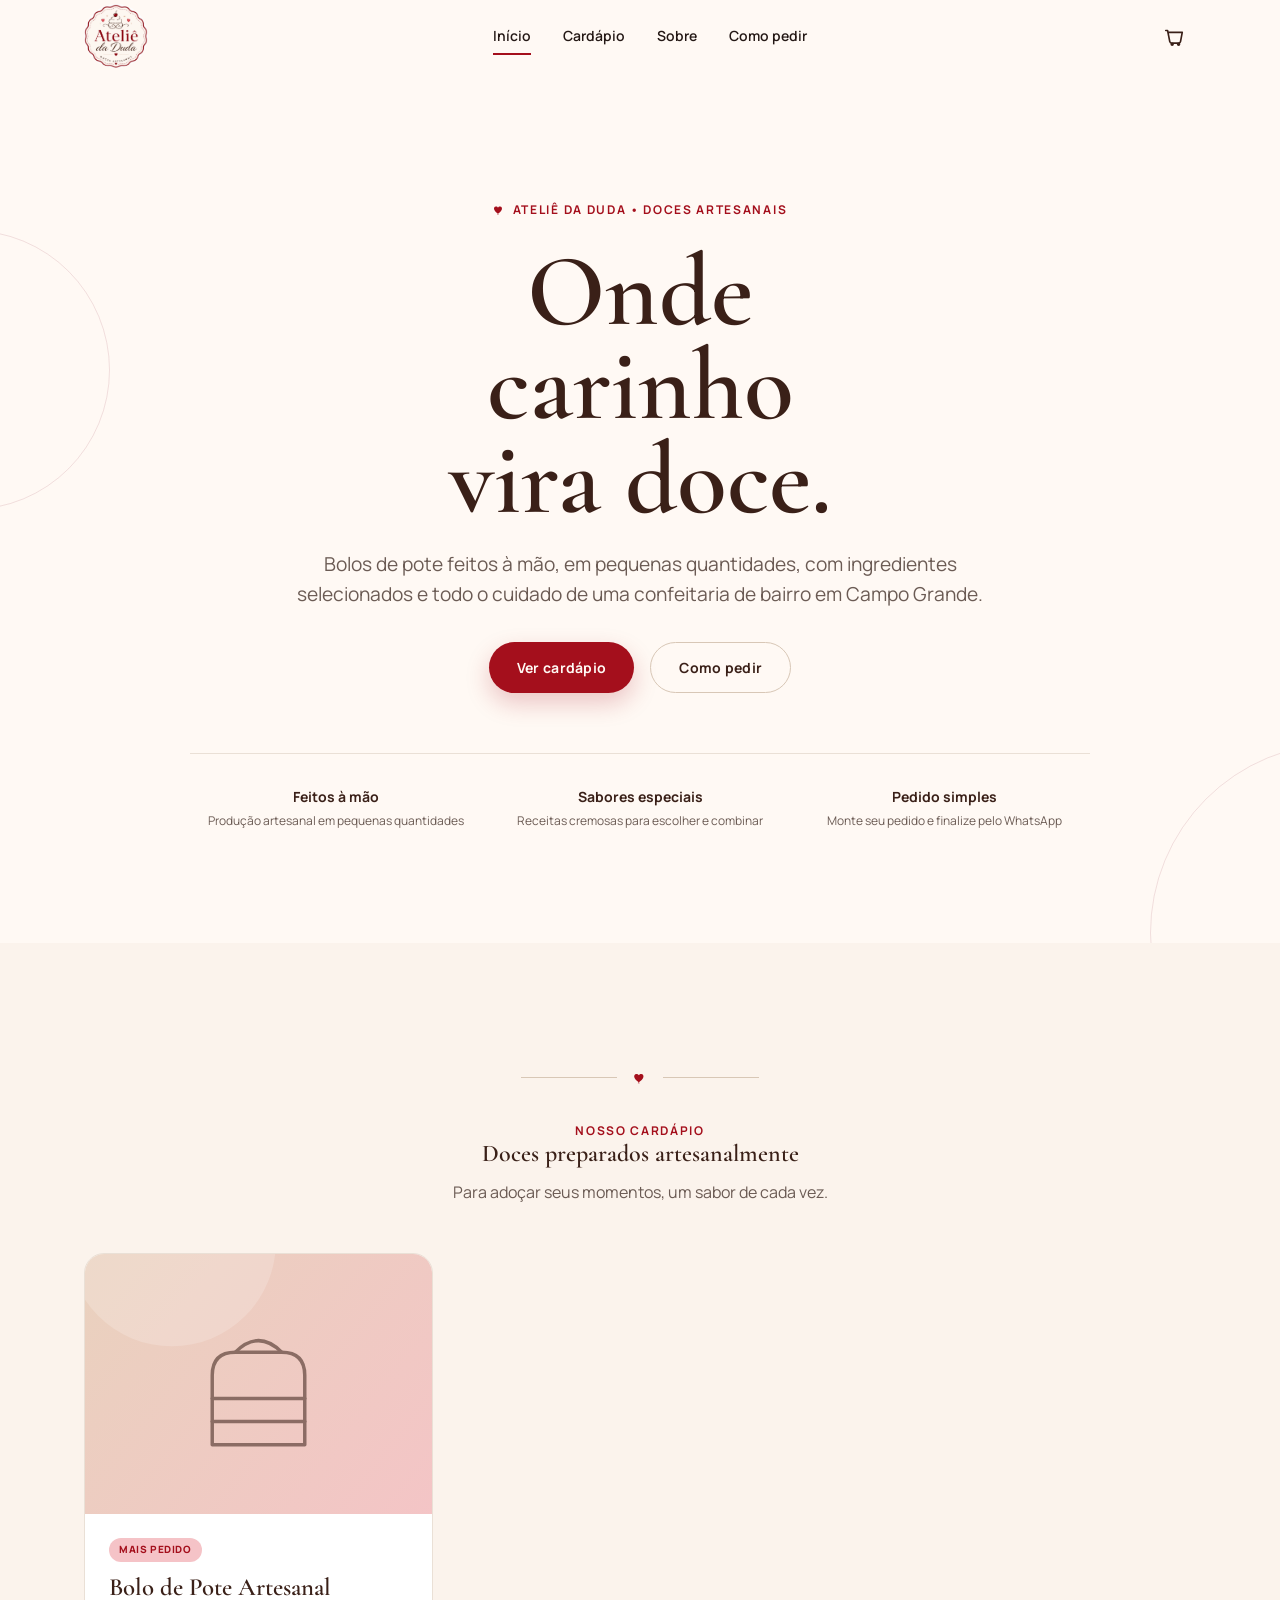
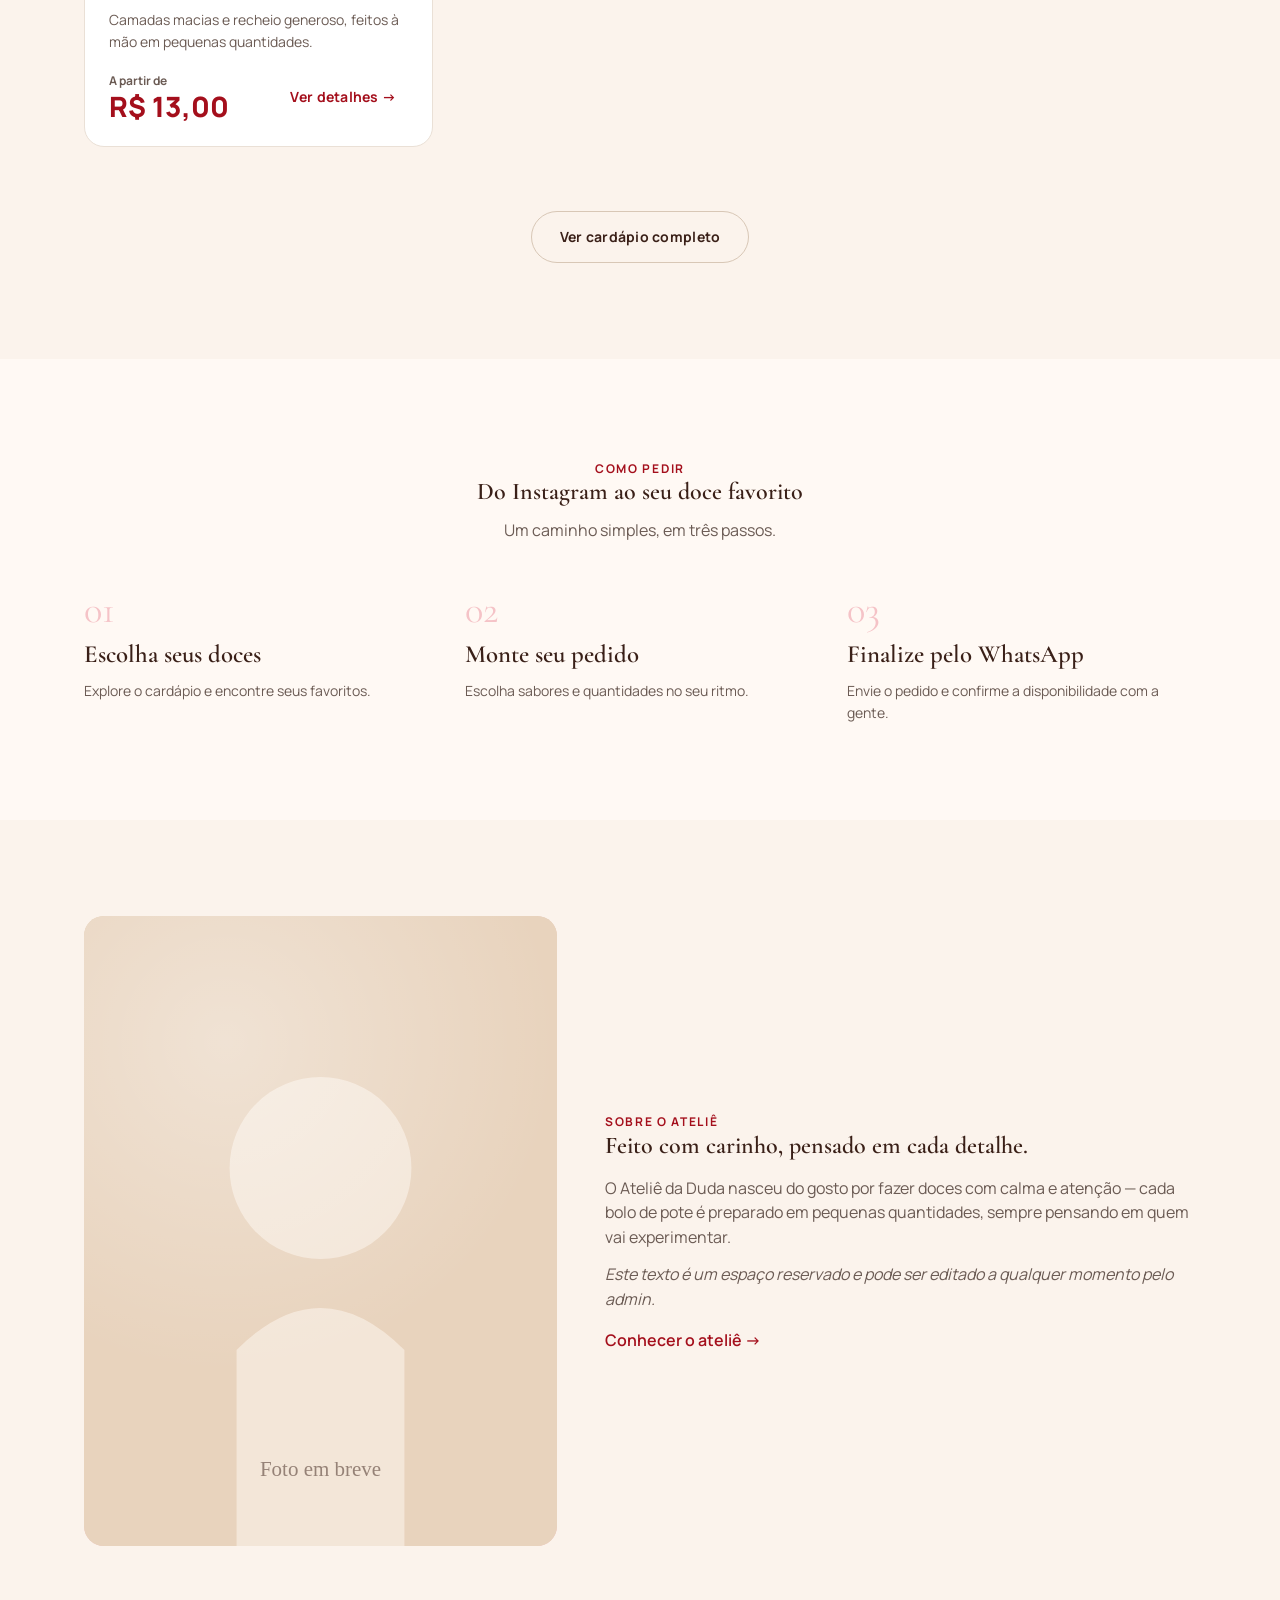
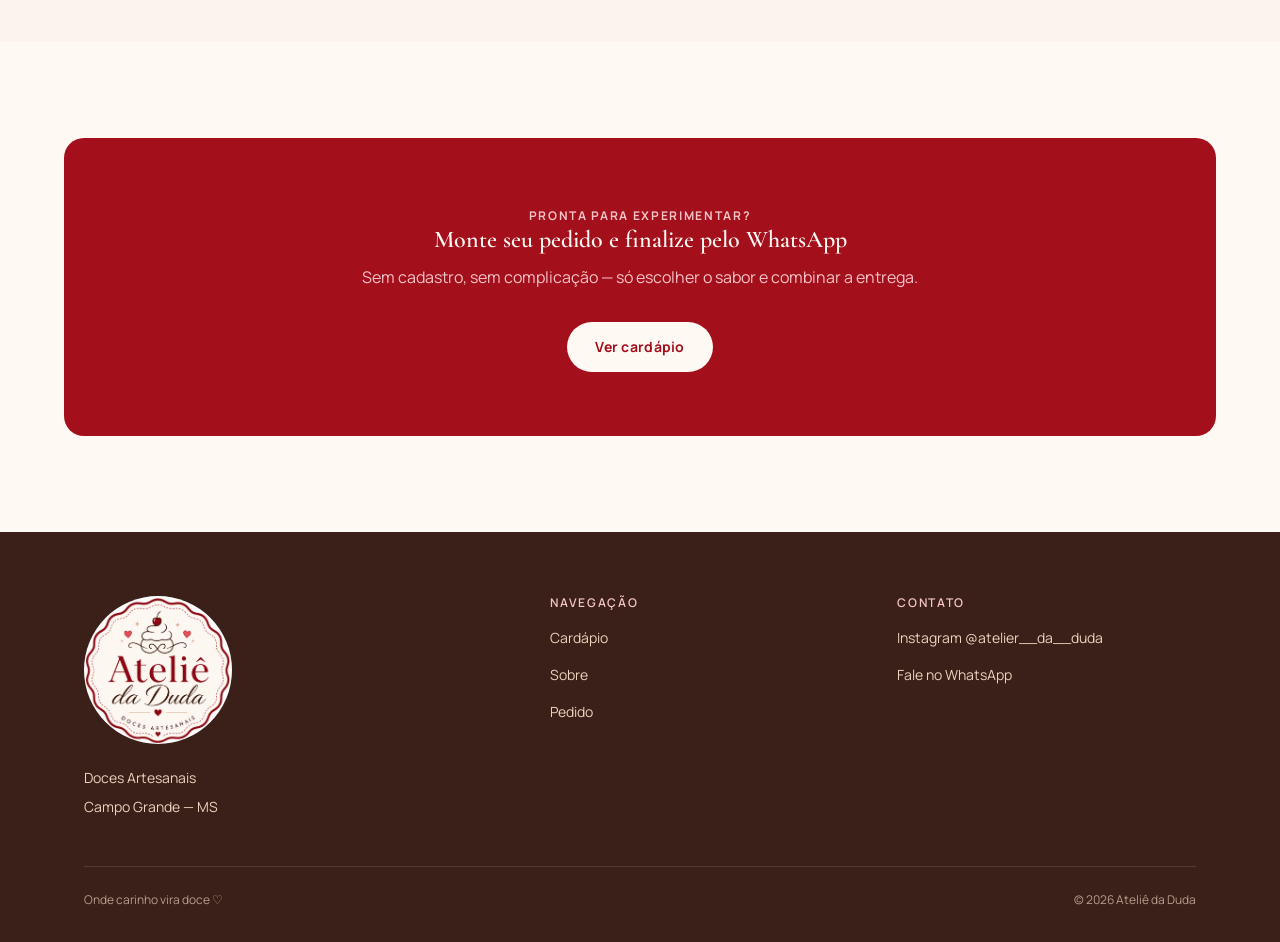
<file: index.html>
<!doctype html>
<html lang="pt-BR">
<head>
<meta charset="UTF-8" />
<meta name="viewport" content="width=device-width, initial-scale=1" />
<title>Ateliê da Duda — Doces Artesanais em Campo Grande</title>
<meta name="description" content="Bolos de pote artesanais feitos à mão em Campo Grande - MS. Peça pelo WhatsApp e adoce o seu dia." />
<link rel="canonical" href="https://ateliedaduda.com.br/" />

<meta property="og:type" content="website" />
<meta property="og:site_name" content="Ateliê da Duda" />
<meta property="og:title" content="Ateliê da Duda — Doces Artesanais" />
<meta property="og:description" content="Bolos de pote artesanais feitos à mão em Campo Grande - MS. Onde carinho vira doce ♡" />
<meta property="og:image" content="assets/logo/logo-atelie-da-duda.png" />
<meta name="twitter:card" content="summary_large_image" />

<link rel="icon" href="assets/logo/logo-atelie-da-duda.png" type="image/png" />

<link rel="preconnect" href="https://fonts.googleapis.com" />
<link rel="preconnect" href="https://fonts.gstatic.com" crossorigin />
<link href="https://fonts.googleapis.com/css2?family=Cormorant+Garamond:wght@500;600;700&family=Manrope:wght@400;600;700;800&display=swap" rel="stylesheet" />

<link rel="stylesheet" href="css/tokens.css" />
<link rel="stylesheet" href="css/reset.css" />
<link rel="stylesheet" href="css/global.css" />
<link rel="stylesheet" href="css/components.css" />
<link rel="stylesheet" href="css/home.css" />
<link rel="stylesheet" href="css/responsive.css" />

<script type="application/ld+json">
{
  "@context": "https://schema.org",
  "@type": "LocalBusiness",
  "name": "Ateliê da Duda",
  "description": "Confeitaria artesanal especializada em bolos de pote.",
  "areaServed": "Campo Grande - MS"
}
</script>
</head>
<body>
<a class="skip-link" href="#main">Pular para o conteúdo</a>

<div class="global-banner" data-global-banner hidden></div>

<header class="site-header">
  <div class="container site-header__bar">
    <a href="index.html" class="brand-mark brand-mark--logo"><img src="assets/logo/logo-atelie-da-duda.png" alt="Ateliê da Duda — Doces Artesanais" width="150" height="150" /></a>

    <nav class="site-nav" aria-label="Navegação principal">
      <a href="index.html" aria-current="page">Início</a>
      <a href="cardapio.html">Cardápio</a>
      <a href="sobre.html">Sobre</a>
      <a href="index.html#como-pedir">Como pedir</a>
    </nav>

    <div class="header-actions">
      <a href="cardapio.html" class="btn btn--primary btn--sm" style="display:none" data-desktop-cta>Fazer pedido</a>
      <a href="pedido.html" class="icon-btn" aria-label="Ver pedido">
        <svg viewBox="0 0 24 24" fill="none" stroke="currentColor" stroke-width="1.8" stroke-linecap="round" stroke-linejoin="round"><path d="M3 6h2l2.4 12.1a2 2 0 0 0 2 1.6h7.7a2 2 0 0 0 2-1.6L21 8H6"/><circle cx="10" cy="21" r="1"/><circle cx="17" cy="21" r="1"/></svg>
        <span class="cart-count" data-cart-count hidden>0</span>
      </a>
      <button type="button" class="icon-btn icon-btn--menu" aria-label="Abrir menu" data-menu-open>
        <svg viewBox="0 0 24 24" fill="none" stroke="currentColor" stroke-width="1.8" stroke-linecap="round" stroke-linejoin="round"><path d="M4 7h16M4 12h16M4 17h16"/></svg>
      </button>
    </div>
  </div>
</header>

<div class="mobile-menu" data-mobile-menu data-open="false">
  <div class="mobile-menu__overlay"></div>
  <div class="mobile-menu__panel" role="dialog" aria-modal="true" aria-label="Menu">
    <button type="button" class="icon-btn mobile-menu__close" aria-label="Fechar menu" data-menu-close>
      <svg viewBox="0 0 24 24" fill="none" stroke="currentColor" stroke-width="1.8" stroke-linecap="round" stroke-linejoin="round"><path d="M18 6 6 18M6 6l12 12"/></svg>
    </button>
    <nav>
      <a href="index.html">Início</a>
      <a href="cardapio.html">Cardápio</a>
      <a href="sobre.html">Sobre</a>
      <a href="index.html#como-pedir">Como pedir</a>
    </nav>
    <a href="cardapio.html" class="btn btn--primary btn--block">Fazer pedido</a>
  </div>
</div>

<main id="main">

  <!-- HERO -->
  <section class="hero">
    <div class="container hero__inner">
    <div class="hero__content">
      <span class="eyebrow hero__eyebrow">
        <svg viewBox="0 0 24 24" fill="currentColor"><path d="M12 21s-7-4.6-9.3-9C1 8.4 2.6 5 6 5c2 0 3.4 1.1 4 2.3C10.6 6.1 12 5 14 5c3.4 0 5 3.4 3.3 7-2.3 4.4-9.3 9-9.3 9z"/></svg>
        Ateliê da Duda • Doces Artesanais
      </span>
      <h1 class="hero__title">Onde carinho vira doce.</h1>
      <p class="hero__subtitle">Bolos de pote feitos à mão, em pequenas quantidades, com ingredientes selecionados e todo o cuidado de uma confeitaria de bairro em Campo Grande.</p>
      <div class="hero__ctas">
        <a href="cardapio.html" class="btn btn--primary">Ver cardápio</a>
        <a href="#como-pedir" class="btn btn--secondary">Como pedir</a>
      </div>
      <ul class="hero__highlights" aria-label="Diferenciais do Ateliê da Duda">
        <li><strong>Feitos à mão</strong><span>Produção artesanal em pequenas quantidades</span></li>
        <li><strong>Sabores especiais</strong><span>Receitas cremosas para escolher e combinar</span></li>
        <li><strong>Pedido simples</strong><span>Monte seu pedido e finalize pelo WhatsApp</span></li>
      </ul>
    </div>
    </div>
  </section>

  <!-- CARDÁPIO (destaques) -->
  <section class="section menu-section" id="cardapio">
    <div class="container">
      <div class="section-head">
        <div class="ornament-divider">
          <svg viewBox="0 0 24 24" fill="currentColor"><path d="M12 21s-7-4.6-9.3-9C1 8.4 2.6 5 6 5c2 0 3.4 1.1 4 2.3C10.6 6.1 12 5 14 5c3.4 0 5 3.4 3.3 7-2.3 4.4-9.3 9-9.3 9z"/></svg>
        </div>
        <span class="eyebrow">Nosso cardápio</span>
        <h2>Doces preparados artesanalmente</h2>
        <p>Para adoçar seus momentos, um sabor de cada vez.</p>
      </div>

      <div class="menu-grid" data-product-grid></div>

      <div style="text-align:center; margin-top: var(--space-8)">
        <a href="cardapio.html" class="btn btn--secondary">Ver cardápio completo</a>
      </div>
    </div>
  </section>

  <!-- COMO PEDIR -->
  <section class="section" id="como-pedir">
    <div class="container">
      <div class="section-head">
        <span class="eyebrow">Como pedir</span>
        <h2>Do Instagram ao seu doce favorito</h2>
        <p>Um caminho simples, em três passos.</p>
      </div>
      <div class="steps-grid">
        <div class="step-card">
          <span class="step-card__number">01</span>
          <h3>Escolha seus doces</h3>
          <p>Explore o cardápio e encontre seus favoritos.</p>
        </div>
        <div class="step-card">
          <span class="step-card__number">02</span>
          <h3>Monte seu pedido</h3>
          <p>Escolha sabores e quantidades no seu ritmo.</p>
        </div>
        <div class="step-card">
          <span class="step-card__number">03</span>
          <h3>Finalize pelo WhatsApp</h3>
          <p>Envie o pedido e confirme a disponibilidade com a gente.</p>
        </div>
      </div>
    </div>
  </section>

  <!-- SOBRE (resumo) -->
  <section class="section" style="background: var(--color-surface-sunken)">
    <div class="container about-section">
      <div class="about-media placeholder-media" role="img" aria-label="Foto da confeiteira em breve">
        <img src="assets/decorative/about-placeholder.svg" alt="Foto da confeiteira do Ateliê da Duda, em breve" width="700" height="900" style="width:100%;height:100%;object-fit:cover" />
      </div>
      <div class="about-content">
        <span class="eyebrow">Sobre o ateliê</span>
        <h2>Feito com carinho, pensado em cada detalhe.</h2>
        <p>O Ateliê da Duda nasceu do gosto por fazer doces com calma e atenção — cada bolo de pote é preparado em pequenas quantidades, sempre pensando em quem vai experimentar.</p>
        <p><em>Este texto é um espaço reservado e pode ser editado a qualquer momento pelo admin.</em></p>
        <a href="sobre.html" class="text-link" style="display:inline-block;margin-top: var(--space-4)">Conhecer o ateliê →</a>
      </div>
    </div>
  </section>

  <!-- CTA FINAL -->
  <section class="section">
    <div class="cta-band">
      <span class="eyebrow" style="color: var(--color-brand-soft)">Pronta para experimentar?</span>
      <h2>Monte seu pedido e finalize pelo WhatsApp</h2>
      <p>Sem cadastro, sem complicação — só escolher o sabor e combinar a entrega.</p>
      <a href="cardapio.html" class="btn btn--primary">Ver cardápio</a>
    </div>
  </section>

</main>

<footer class="site-footer">
  <div class="container">
    <div class="footer-grid">
      <div class="footer-col">
        <a href="index.html" class="brand-mark brand-mark--logo"><img src="assets/logo/logo-atelie-da-duda.png" alt="Ateliê da Duda — Doces Artesanais" width="150" height="150" /></a>
        <p style="margin-top: var(--space-4)">Doces Artesanais</p>
        <p data-store-city style="margin-top: var(--space-2)">Campo Grande — MS</p>
      </div>
      <div class="footer-col">
        <h3>Navegação</h3>
        <ul>
          <li><a href="cardapio.html">Cardápio</a></li>
          <li><a href="sobre.html">Sobre</a></li>
          <li><a href="pedido.html">Pedido</a></li>
        </ul>
      </div>
      <div class="footer-col">
        <h3>Contato</h3>
        <ul>
          <li><a data-instagram-link href="#" target="_blank" rel="noopener">Instagram <span data-instagram-handle></span></a></li>
          <li><a data-whatsapp-link href="#" target="_blank" rel="noopener">Fale no WhatsApp</a></li>
        </ul>
      </div>
    </div>
    <div class="footer-bottom">
      <span data-store-slogan>Onde carinho vira doce ♡</span>
      <span>© <span data-current-year></span> Ateliê da Duda</span>
    </div>
  </div>
</footer>

<div class="mini-cart-bar" data-mini-cart-bar data-visible="false">
  <span class="mini-cart-bar__icon">
    <svg viewBox="0 0 24 24" fill="none" stroke="currentColor" stroke-width="1.8" stroke-linecap="round" stroke-linejoin="round"><path d="M3 6h2l2.4 12.1a2 2 0 0 0 2 1.6h7.7a2 2 0 0 0 2-1.6L21 8H6"/><circle cx="10" cy="21" r="1"/><circle cx="17" cy="21" r="1"/></svg>
  </span>
  <span class="mini-cart-bar__info" data-mini-cart-text></span>
  <a href="pedido.html" class="btn">Ver pedido</a>
</div>

<script type="module" src="js/app.js"></script>
<script type="module">
  import { renderProductGrid } from "./js/catalog.js";
  renderProductGrid(document.querySelector("[data-product-grid]"), { limit: 4 });
</script>
</body>
</html>
</file>
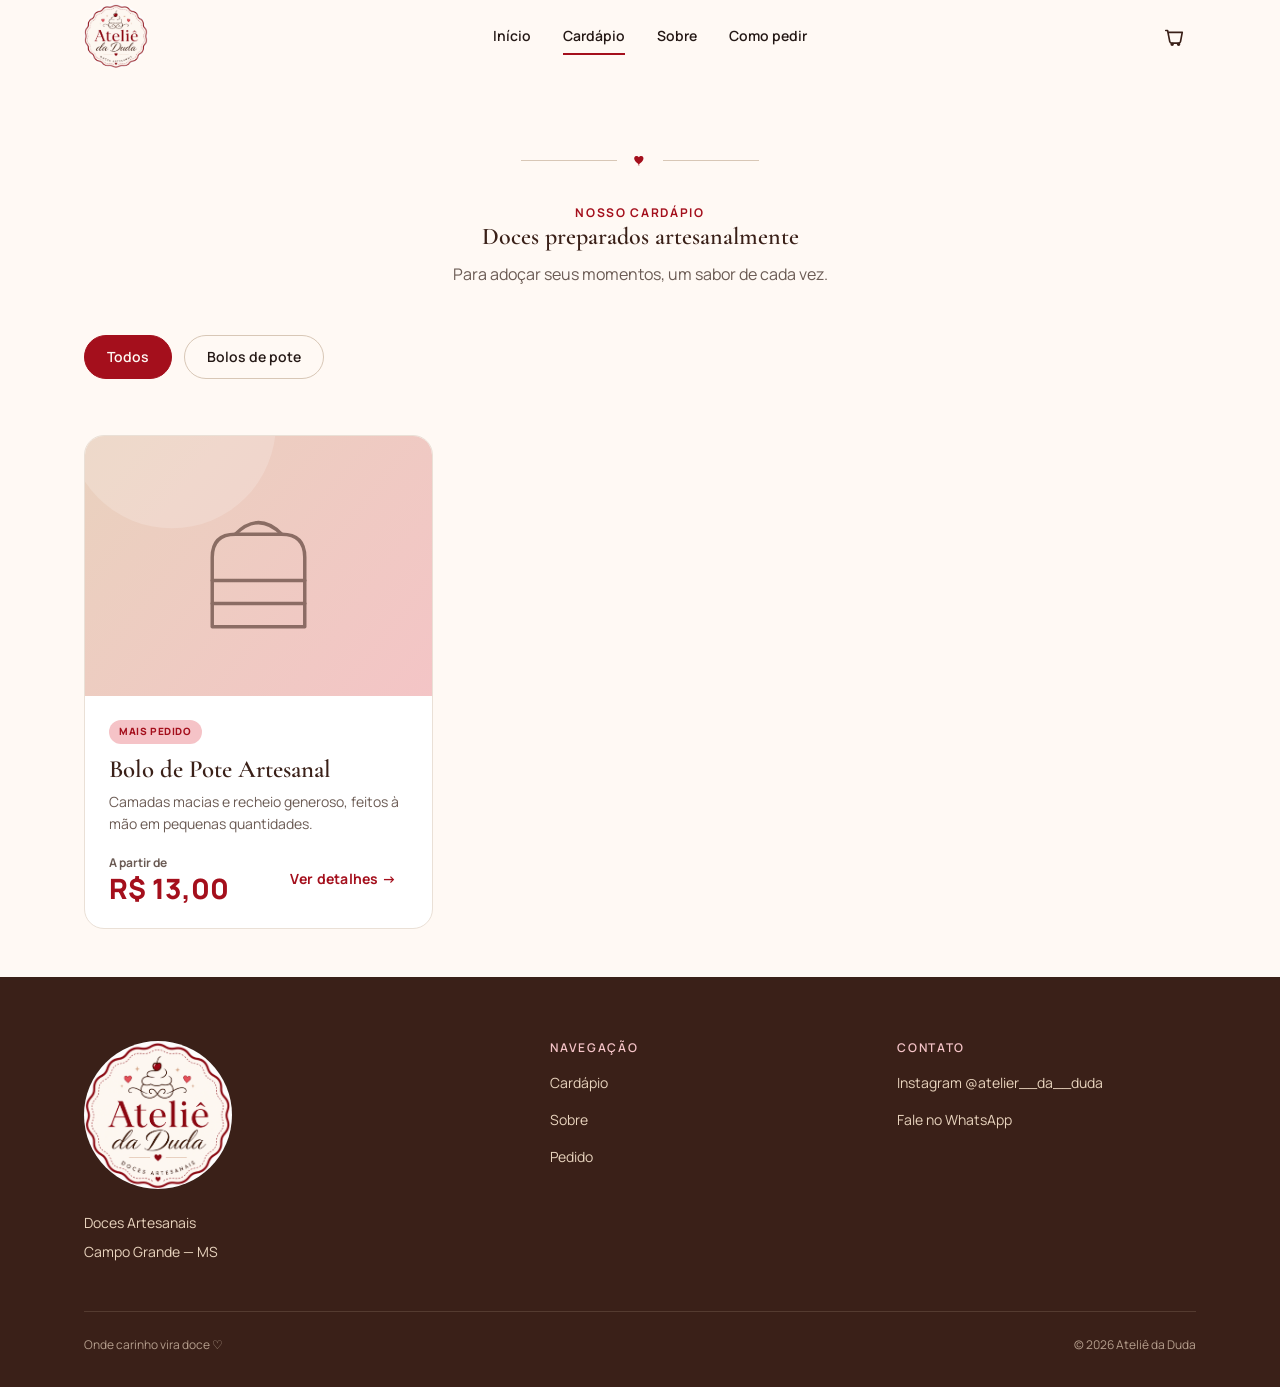
<file: cardapio.html>
<!doctype html>
<html lang="pt-BR">
<head>
<meta charset="UTF-8" />
<meta name="viewport" content="width=device-width, initial-scale=1" />
<title>Cardápio — Ateliê da Duda</title>
<meta name="description" content="Conheça o cardápio completo do Ateliê da Duda: bolos de pote artesanais em diversos sabores." />
<link rel="canonical" href="https://ateliedaduda.com.br/cardapio.html" />
<link rel="icon" href="assets/logo/logo-atelie-da-duda.png" type="image/png" />

<link rel="preconnect" href="https://fonts.googleapis.com" />
<link rel="preconnect" href="https://fonts.gstatic.com" crossorigin />
<link href="https://fonts.googleapis.com/css2?family=Cormorant+Garamond:wght@500;600;700&family=Manrope:wght@400;600;700;800&display=swap" rel="stylesheet" />

<link rel="stylesheet" href="css/tokens.css" />
<link rel="stylesheet" href="css/reset.css" />
<link rel="stylesheet" href="css/global.css" />
<link rel="stylesheet" href="css/components.css" />
<link rel="stylesheet" href="css/home.css" />
<link rel="stylesheet" href="css/responsive.css" />
</head>
<body>
<a class="skip-link" href="#main">Pular para o conteúdo</a>

<div class="global-banner" data-global-banner hidden></div>

<header class="site-header">
  <div class="container site-header__bar">
    <a href="index.html" class="brand-mark brand-mark--logo"><img src="assets/logo/logo-atelie-da-duda.png" alt="Ateliê da Duda — Doces Artesanais" width="150" height="150" /></a>
    <nav class="site-nav" aria-label="Navegação principal">
      <a href="index.html">Início</a>
      <a href="cardapio.html" aria-current="page">Cardápio</a>
      <a href="sobre.html">Sobre</a>
      <a href="index.html#como-pedir">Como pedir</a>
    </nav>
    <div class="header-actions">
      <a href="pedido.html" class="icon-btn" aria-label="Ver pedido">
        <svg viewBox="0 0 24 24" fill="none" stroke="currentColor" stroke-width="1.8" stroke-linecap="round" stroke-linejoin="round"><path d="M3 6h2l2.4 12.1a2 2 0 0 0 2 1.6h7.7a2 2 0 0 0 2-1.6L21 8H6"/><circle cx="10" cy="21" r="1"/><circle cx="17" cy="21" r="1"/></svg>
        <span class="cart-count" data-cart-count hidden>0</span>
      </a>
      <button type="button" class="icon-btn icon-btn--menu" aria-label="Abrir menu" data-menu-open>
        <svg viewBox="0 0 24 24" fill="none" stroke="currentColor" stroke-width="1.8" stroke-linecap="round" stroke-linejoin="round"><path d="M4 7h16M4 12h16M4 17h16"/></svg>
      </button>
    </div>
  </div>
</header>

<div class="mobile-menu" data-mobile-menu data-open="false">
  <div class="mobile-menu__overlay"></div>
  <div class="mobile-menu__panel" role="dialog" aria-modal="true" aria-label="Menu">
    <button type="button" class="icon-btn mobile-menu__close" aria-label="Fechar menu" data-menu-close>
      <svg viewBox="0 0 24 24" fill="none" stroke="currentColor" stroke-width="1.8" stroke-linecap="round" stroke-linejoin="round"><path d="M18 6 6 18M6 6l12 12"/></svg>
    </button>
    <nav>
      <a href="index.html">Início</a>
      <a href="cardapio.html">Cardápio</a>
      <a href="sobre.html">Sobre</a>
      <a href="index.html#como-pedir">Como pedir</a>
    </nav>
    <a href="cardapio.html" class="btn btn--primary btn--block">Fazer pedido</a>
  </div>
</div>

<main id="main">
  <section class="section section--tight">
    <div class="container">
      <div class="section-head">
        <div class="ornament-divider">
          <svg viewBox="0 0 24 24" fill="currentColor"><path d="M12 21s-7-4.6-9.3-9C1 8.4 2.6 5 6 5c2 0 3.4 1.1 4 2.3C10.6 6.1 12 5 14 5c3.4 0 5 3.4 3.3 7-2.3 4.4-9.3 9-9.3 9z"/></svg>
        </div>
        <span class="eyebrow">Nosso cardápio</span>
        <h1>Doces preparados artesanalmente</h1>
        <p>Para adoçar seus momentos, um sabor de cada vez.</p>
      </div>

      <div class="category-filter" data-category-filter role="group" aria-label="Filtrar por categoria"></div>

      <div class="menu-grid" data-product-grid></div>
    </div>
  </section>
</main>

<footer class="site-footer">
  <div class="container">
    <div class="footer-grid">
      <div class="footer-col">
        <a href="index.html" class="brand-mark brand-mark--logo"><img src="assets/logo/logo-atelie-da-duda.png" alt="Ateliê da Duda — Doces Artesanais" width="150" height="150" /></a>
        <p style="margin-top: var(--space-4)">Doces Artesanais</p>
        <p data-store-city style="margin-top: var(--space-2)">Campo Grande — MS</p>
      </div>
      <div class="footer-col">
        <h3>Navegação</h3>
        <ul>
          <li><a href="cardapio.html">Cardápio</a></li>
          <li><a href="sobre.html">Sobre</a></li>
          <li><a href="pedido.html">Pedido</a></li>
        </ul>
      </div>
      <div class="footer-col">
        <h3>Contato</h3>
        <ul>
          <li><a data-instagram-link href="#" target="_blank" rel="noopener">Instagram <span data-instagram-handle></span></a></li>
          <li><a data-whatsapp-link href="#" target="_blank" rel="noopener">Fale no WhatsApp</a></li>
        </ul>
      </div>
    </div>
    <div class="footer-bottom">
      <span data-store-slogan>Onde carinho vira doce ♡</span>
      <span>© <span data-current-year></span> Ateliê da Duda</span>
    </div>
  </div>
</footer>

<div class="mini-cart-bar" data-mini-cart-bar data-visible="false">
  <span class="mini-cart-bar__icon">
    <svg viewBox="0 0 24 24" fill="none" stroke="currentColor" stroke-width="1.8" stroke-linecap="round" stroke-linejoin="round"><path d="M3 6h2l2.4 12.1a2 2 0 0 0 2 1.6h7.7a2 2 0 0 0 2-1.6L21 8H6"/><circle cx="10" cy="21" r="1"/><circle cx="17" cy="21" r="1"/></svg>
  </span>
  <span class="mini-cart-bar__info" data-mini-cart-text></span>
  <a href="pedido.html" class="btn">Ver pedido</a>
</div>

<script type="module" src="js/app.js"></script>
<script type="module">
  import { initCategoryFilter } from "./js/catalog.js";
  initCategoryFilter(document.querySelector("[data-category-filter]"), document.querySelector("[data-product-grid]"));
</script>
</body>
</html>
</file>
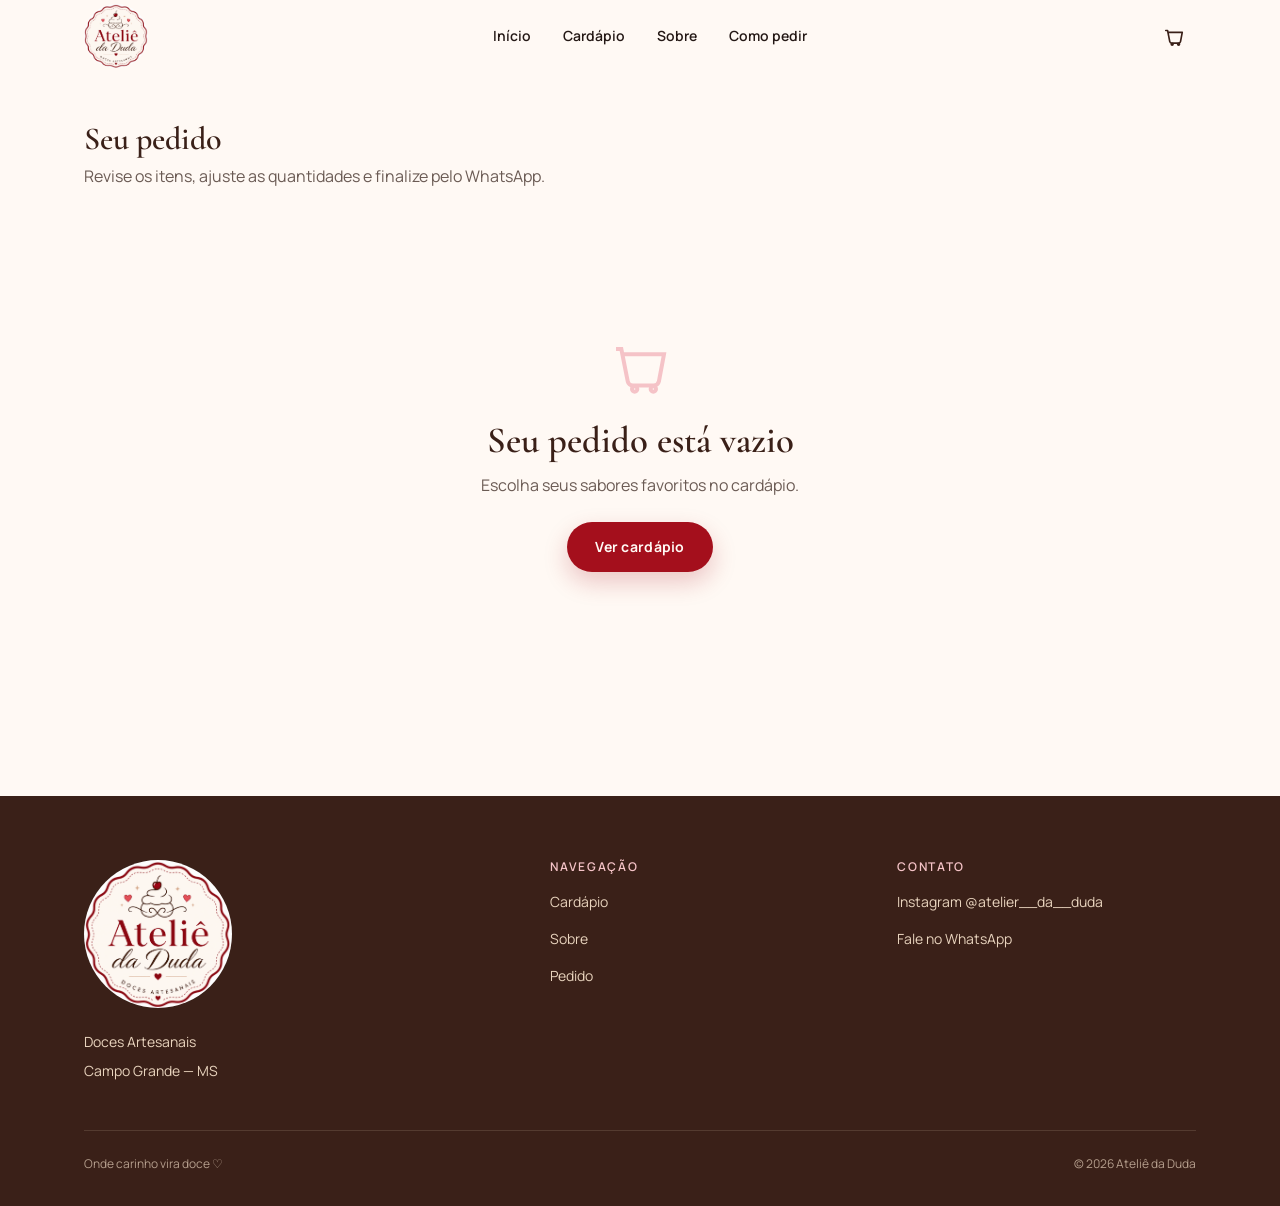
<file: pedido.html>
<!doctype html>
<html lang="pt-BR">
<head>
<meta charset="UTF-8" />
<meta name="viewport" content="width=device-width, initial-scale=1" />
<title>Seu pedido — Ateliê da Duda</title>
<meta name="description" content="Revise seu pedido e finalize pelo WhatsApp com o Ateliê da Duda." />
<link rel="icon" href="assets/logo/logo-atelie-da-duda.png" type="image/png" />

<link rel="preconnect" href="https://fonts.googleapis.com" />
<link rel="preconnect" href="https://fonts.gstatic.com" crossorigin />
<link href="https://fonts.googleapis.com/css2?family=Cormorant+Garamond:wght@500;600;700&family=Manrope:wght@400;600;700;800&display=swap" rel="stylesheet" />

<link rel="stylesheet" href="css/tokens.css" />
<link rel="stylesheet" href="css/reset.css" />
<link rel="stylesheet" href="css/global.css" />
<link rel="stylesheet" href="css/components.css" />
<link rel="stylesheet" href="css/cart.css" />
<link rel="stylesheet" href="css/responsive.css" />
</head>
<body data-hide-mini-cart="true">
<a class="skip-link" href="#main">Pular para o conteúdo</a>

<div class="global-banner" data-global-banner hidden></div>

<header class="site-header">
  <div class="container site-header__bar">
    <a href="index.html" class="brand-mark brand-mark--logo"><img src="assets/logo/logo-atelie-da-duda.png" alt="Ateliê da Duda — Doces Artesanais" width="150" height="150" /></a>
    <nav class="site-nav" aria-label="Navegação principal">
      <a href="index.html">Início</a>
      <a href="cardapio.html">Cardápio</a>
      <a href="sobre.html">Sobre</a>
      <a href="index.html#como-pedir">Como pedir</a>
    </nav>
    <div class="header-actions">
      <a href="pedido.html" class="icon-btn" aria-label="Ver pedido" aria-current="page">
        <svg viewBox="0 0 24 24" fill="none" stroke="currentColor" stroke-width="1.8" stroke-linecap="round" stroke-linejoin="round"><path d="M3 6h2l2.4 12.1a2 2 0 0 0 2 1.6h7.7a2 2 0 0 0 2-1.6L21 8H6"/><circle cx="10" cy="21" r="1"/><circle cx="17" cy="21" r="1"/></svg>
        <span class="cart-count" data-cart-count hidden>0</span>
      </a>
      <button type="button" class="icon-btn icon-btn--menu" aria-label="Abrir menu" data-menu-open>
        <svg viewBox="0 0 24 24" fill="none" stroke="currentColor" stroke-width="1.8" stroke-linecap="round" stroke-linejoin="round"><path d="M4 7h16M4 12h16M4 17h16"/></svg>
      </button>
    </div>
  </div>
</header>

<div class="mobile-menu" data-mobile-menu data-open="false">
  <div class="mobile-menu__overlay"></div>
  <div class="mobile-menu__panel" role="dialog" aria-modal="true" aria-label="Menu">
    <button type="button" class="icon-btn mobile-menu__close" aria-label="Fechar menu" data-menu-close>
      <svg viewBox="0 0 24 24" fill="none" stroke="currentColor" stroke-width="1.8" stroke-linecap="round" stroke-linejoin="round"><path d="M18 6 6 18M6 6l12 12"/></svg>
    </button>
    <nav>
      <a href="index.html">Início</a>
      <a href="cardapio.html">Cardápio</a>
      <a href="sobre.html">Sobre</a>
      <a href="index.html#como-pedir">Como pedir</a>
    </nav>
    <a href="cardapio.html" class="btn btn--primary btn--block">Fazer pedido</a>
  </div>
</div>

<main id="main" class="cart-page">
  <div class="container">
    <h1>Seu pedido</h1>
    <p class="cart-page__lead">Revise os itens, ajuste as quantidades e finalize pelo WhatsApp.</p>

    <div data-cart-empty>
      <div class="state-block">
        <div class="state-block__icon">
          <svg viewBox="0 0 24 24" fill="none" stroke="currentColor" stroke-width="1.5"><path d="M3 6h2l2.4 12.1a2 2 0 0 0 2 1.6h7.7a2 2 0 0 0 2-1.6L21 8H6"/><circle cx="10" cy="21" r="1"/><circle cx="17" cy="21" r="1"/></svg>
        </div>
        <h2>Seu pedido está vazio</h2>
        <p>Escolha seus sabores favoritos no cardápio.</p>
        <a href="cardapio.html" class="btn btn--primary">Ver cardápio</a>
      </div>
    </div>

    <div data-cart-filled hidden>
      <div class="cart-page__actions">
        <button type="button" class="cart-clear" data-clear-cart><span aria-hidden="true">⌫</span> Esvaziar carrinho</button>
      </div>
      <div class="cart-layout">
        <ul class="cart-list" data-cart-list aria-label="Itens do pedido"></ul>

        <aside class="cart-summary">
          <h2>Resumo do pedido</h2>
          <div class="cart-summary__row">
            <span data-cart-count-label>0 itens</span>
            <span data-cart-subtotal>R$ 0,00</span>
          </div>
          <div class="cart-summary__total">
            <span>Total</span>
            <strong data-cart-total>R$ 0,00</strong>
          </div>

          <p class="unavailable-note" data-cart-paused-note hidden style="margin-top: var(--space-4)"></p>

          <p style="font-size: var(--fs-xs); color: var(--color-text-soft); margin-top: var(--space-4)">
            Você será direcionado ao WhatsApp para confirmar disponibilidade e combinar retirada ou entrega.
          </p>

          <button type="button" class="btn btn--primary btn--block" data-checkout-btn>Finalizar pelo WhatsApp</button>
          <div class="cart-after-checkout" data-after-checkout hidden role="status">
            <strong>Já enviou seu pedido pelo WhatsApp?</strong>
            <p>Limpe somente depois de confirmar o envio.</p>
            <div><button type="button" class="btn btn--ghost btn--sm" data-keep-cart>Manter pedido</button><button type="button" class="btn btn--secondary btn--sm" data-confirm-sent>Sim, limpar carrinho</button></div>
          </div>
          <a href="cardapio.html" class="text-link cart-summary__continue">Continuar escolhendo</a>

          <p class="cart-summary__notice">O envio pelo WhatsApp não confirma automaticamente o pedido. A disponibilidade será confirmada pelo atendimento.</p>
        </aside>
      </div>
    </div>
  </div>
</main>

<div class="modal" data-clear-modal hidden>
  <div class="modal__backdrop" data-modal-cancel></div>
  <div class="modal__dialog" role="dialog" aria-modal="true" aria-labelledby="clear-cart-title" aria-describedby="clear-cart-desc">
    <h2 id="clear-cart-title">Esvaziar seu pedido?</h2>
    <p id="clear-cart-desc">Todos os itens serão removidos.</p>
    <div class="modal__actions"><button type="button" class="btn btn--secondary" data-modal-cancel>Cancelar</button><button type="button" class="btn btn--danger" data-modal-confirm>Esvaziar</button></div>
  </div>
</div>

<footer class="site-footer">
  <div class="container">
    <div class="footer-grid">
      <div class="footer-col">
        <a href="index.html" class="brand-mark brand-mark--logo"><img src="assets/logo/logo-atelie-da-duda.png" alt="Ateliê da Duda — Doces Artesanais" width="150" height="150" /></a>
        <p style="margin-top: var(--space-4)">Doces Artesanais</p>
        <p data-store-city style="margin-top: var(--space-2)">Campo Grande — MS</p>
      </div>
      <div class="footer-col">
        <h3>Navegação</h3>
        <ul>
          <li><a href="cardapio.html">Cardápio</a></li>
          <li><a href="sobre.html">Sobre</a></li>
          <li><a href="pedido.html">Pedido</a></li>
        </ul>
      </div>
      <div class="footer-col">
        <h3>Contato</h3>
        <ul>
          <li><a data-instagram-link href="#" target="_blank" rel="noopener">Instagram <span data-instagram-handle></span></a></li>
          <li><a data-whatsapp-link href="#" target="_blank" rel="noopener">Fale no WhatsApp</a></li>
        </ul>
      </div>
    </div>
    <div class="footer-bottom">
      <span data-store-slogan>Onde carinho vira doce ♡</span>
      <span>© <span data-current-year></span> Ateliê da Duda</span>
    </div>
  </div>
</footer>

<script type="module" src="js/app.js"></script>
<script type="module" src="js/order-page.js"></script>
</body>
</html>
</file>
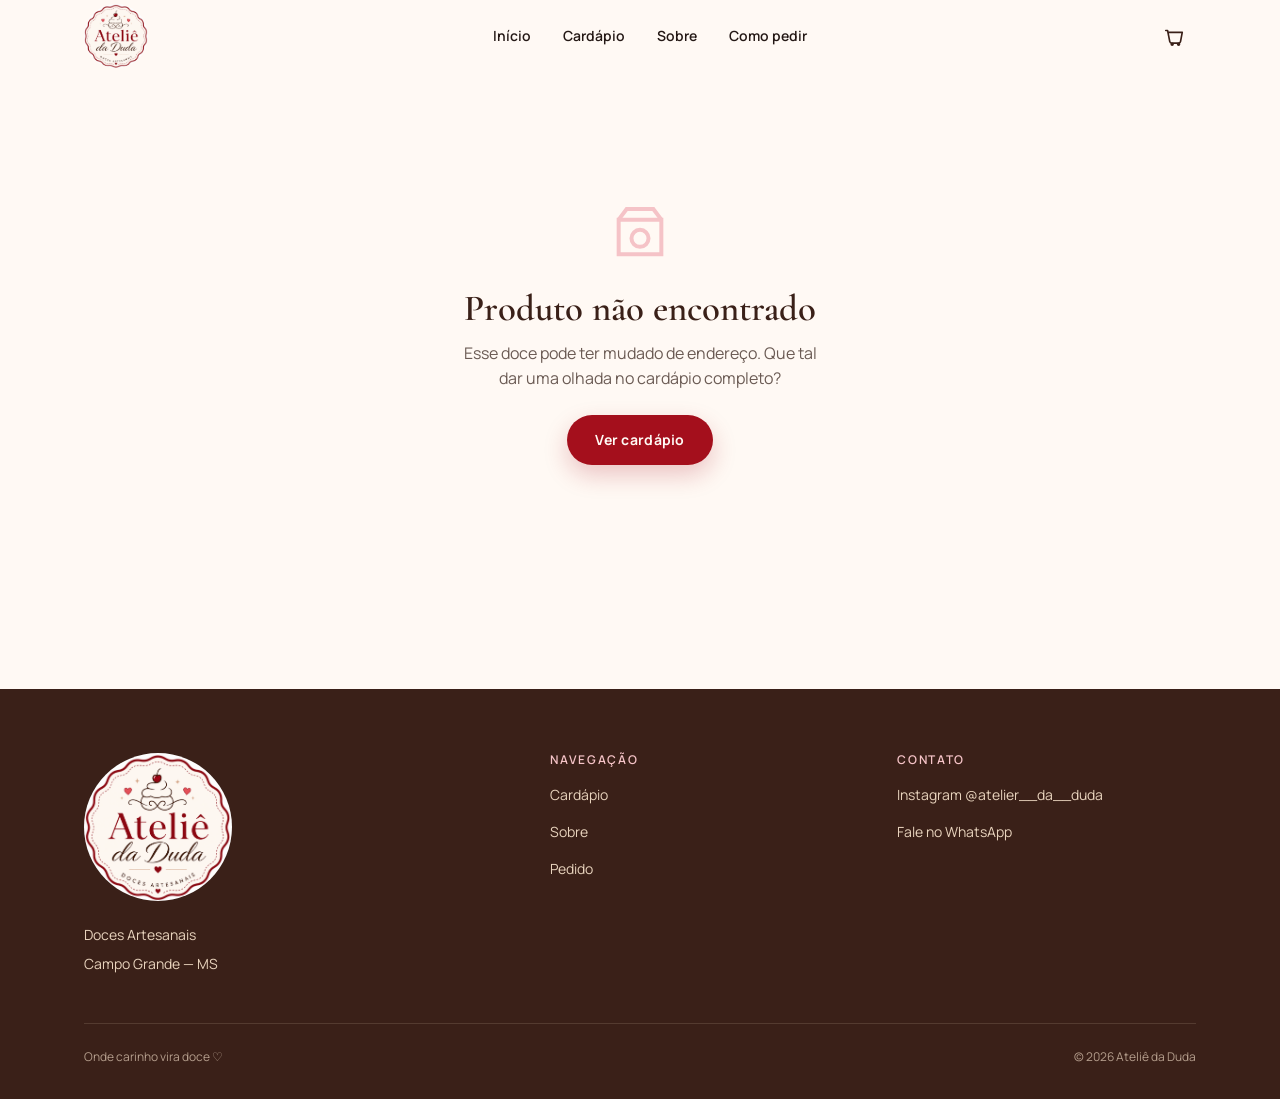
<file: produto.html>
<!doctype html>
<html lang="pt-BR">
<head>
<meta charset="UTF-8" />
<meta name="viewport" content="width=device-width, initial-scale=1" />
<title>Produto — Ateliê da Duda</title>
<meta name="description" content="Escolha seu sabor de bolo de pote artesanal e monte seu pedido." />
<link rel="icon" href="assets/logo/logo-atelie-da-duda.png" type="image/png" />

<link rel="preconnect" href="https://fonts.googleapis.com" />
<link rel="preconnect" href="https://fonts.gstatic.com" crossorigin />
<link href="https://fonts.googleapis.com/css2?family=Cormorant+Garamond:wght@500;600;700&family=Manrope:wght@400;600;700;800&display=swap" rel="stylesheet" />

<link rel="stylesheet" href="css/tokens.css" />
<link rel="stylesheet" href="css/reset.css" />
<link rel="stylesheet" href="css/global.css" />
<link rel="stylesheet" href="css/components.css" />
<link rel="stylesheet" href="css/product.css" />
<link rel="stylesheet" href="css/responsive.css" />
</head>
<body data-hide-mini-cart="true">
<a class="skip-link" href="#main">Pular para o conteúdo</a>

<div class="global-banner" data-global-banner hidden></div>

<header class="site-header">
  <div class="container site-header__bar">
    <a href="index.html" class="brand-mark brand-mark--logo"><img src="assets/logo/logo-atelie-da-duda.png" alt="Ateliê da Duda — Doces Artesanais" width="150" height="150" /></a>
    <nav class="site-nav" aria-label="Navegação principal">
      <a href="index.html">Início</a>
      <a href="cardapio.html">Cardápio</a>
      <a href="sobre.html">Sobre</a>
      <a href="index.html#como-pedir">Como pedir</a>
    </nav>
    <div class="header-actions">
      <a href="pedido.html" class="icon-btn" aria-label="Ver pedido">
        <svg viewBox="0 0 24 24" fill="none" stroke="currentColor" stroke-width="1.8" stroke-linecap="round" stroke-linejoin="round"><path d="M3 6h2l2.4 12.1a2 2 0 0 0 2 1.6h7.7a2 2 0 0 0 2-1.6L21 8H6"/><circle cx="10" cy="21" r="1"/><circle cx="17" cy="21" r="1"/></svg>
        <span class="cart-count" data-cart-count hidden>0</span>
      </a>
      <button type="button" class="icon-btn icon-btn--menu" aria-label="Abrir menu" data-menu-open>
        <svg viewBox="0 0 24 24" fill="none" stroke="currentColor" stroke-width="1.8" stroke-linecap="round" stroke-linejoin="round"><path d="M4 7h16M4 12h16M4 17h16"/></svg>
      </button>
    </div>
  </div>
</header>

<div class="mobile-menu" data-mobile-menu data-open="false">
  <div class="mobile-menu__overlay"></div>
  <div class="mobile-menu__panel" role="dialog" aria-modal="true" aria-label="Menu">
    <button type="button" class="icon-btn mobile-menu__close" aria-label="Fechar menu" data-menu-close>
      <svg viewBox="0 0 24 24" fill="none" stroke="currentColor" stroke-width="1.8" stroke-linecap="round" stroke-linejoin="round"><path d="M18 6 6 18M6 6l12 12"/></svg>
    </button>
    <nav>
      <a href="index.html">Início</a>
      <a href="cardapio.html">Cardápio</a>
      <a href="sobre.html">Sobre</a>
      <a href="index.html#como-pedir">Como pedir</a>
    </nav>
    <a href="cardapio.html" class="btn btn--primary btn--block">Fazer pedido</a>
  </div>
</div>

<main id="main" class="product-page">
  <div class="container">

    <div data-product-loading>
      <div class="skeleton" style="height:60vh"></div>
    </div>

    <div data-product-not-found hidden>
      <div class="state-block">
        <div class="state-block__icon">
          <svg viewBox="0 0 24 24" fill="none" stroke="currentColor" stroke-width="1.5"><path d="M4 7h16v13H4z"/><path d="M4 7l3-4h10l3 4"/><circle cx="12" cy="14" r="3.2"/></svg>
        </div>
        <h2>Produto não encontrado</h2>
        <p>Esse doce pode ter mudado de endereço. Que tal dar uma olhada no cardápio completo?</p>
        <a href="cardapio.html" class="btn btn--primary">Ver cardápio</a>
      </div>
    </div>

    <div data-product-content hidden>
      <nav class="breadcrumb" aria-label="Trilha">
        <a href="index.html">Início</a>
        <span>/</span>
        <a href="cardapio.html">Cardápio</a>
        <span>/</span>
        <span data-breadcrumb-product aria-current="page"></span>
      </nav>

      <a class="product-back" href="cardapio.html" aria-label="Voltar ao cardápio">← Voltar ao cardápio</a>

      <div class="product-layout">
        <div class="product-gallery">
          <div class="product-gallery__main">
            <div class="product-gallery__track" data-gallery-track></div>
          </div>
          <div class="product-gallery__dots" data-gallery-dots></div>
        </div>

        <div class="product-info">
          <span class="eyebrow product-info__eyebrow" data-product-category></span>
          <h1 data-product-name></h1>
          <p class="product-info__desc" data-product-desc></p>

          <p class="unavailable-note" data-store-paused-inline hidden></p>

          <div class="product-info__section">
            <h2>1. Escolha seu sabor <span aria-hidden="true">*</span></h2>
            <div class="variant-list" data-variant-list role="group" aria-label="Sabores disponíveis"></div>
            <p class="field-message" data-variant-error hidden role="alert">Escolha um sabor para continuar.</p>
          </div>

          <div class="selected-variant" data-selected-variant hidden aria-live="polite">
            <div><span>Sabor escolhido</span><strong data-selected-variant-name></strong></div>
            <span class="badge" data-selected-variant-badge hidden></span>
            <p data-variant-desc></p>
          </div>

          <div class="product-buy-controls" data-buy-controls aria-disabled="true">
            <div class="product-unit-price"><span>Preço unitário</span><strong data-unit-price>—</strong></div>
            <div class="product-info__section product-quantity">
            <h2>2. Quantidade</h2>
            <div class="qty-stepper" role="group" aria-label="Quantidade">
              <button type="button" data-qty-minus aria-label="Diminuir quantidade">−</button>
              <output data-qty-output>1</output>
              <button type="button" data-qty-plus aria-label="Aumentar quantidade">+</button>
            </div>
          </div>

          <div class="product-purchase">
            <div class="product-purchase__price">
              <span>Subtotal</span>
              <strong data-price-value>—</strong>
              <span data-price-unit>Selecione um sabor</span>
            </div>
          </div>
          </div>

          <p class="unavailable-note" data-unavailable-note hidden></p>

          <div class="product-page__cta">
            <button type="button" class="btn btn--primary btn--block" data-add-to-cart disabled>Adicionar ao pedido</button>
          </div>
        </div>
      </div>
    </div>

  </div>
</main>

<div class="product-sticky-bar" data-product-sticky-bar hidden>
  <span class="product-sticky-bar__price">
    <strong data-sticky-price>—</strong>
    <span>subtotal</span>
  </span>
  <button type="button" class="btn btn--primary" data-sticky-add disabled>Adicionar</button>
</div>

<footer class="site-footer">
  <div class="container">
    <div class="footer-grid">
      <div class="footer-col">
        <a href="index.html" class="brand-mark brand-mark--logo"><img src="assets/logo/logo-atelie-da-duda.png" alt="Ateliê da Duda — Doces Artesanais" width="150" height="150" /></a>
        <p style="margin-top: var(--space-4)">Doces Artesanais</p>
        <p data-store-city style="margin-top: var(--space-2)">Campo Grande — MS</p>
      </div>
      <div class="footer-col">
        <h3>Navegação</h3>
        <ul>
          <li><a href="cardapio.html">Cardápio</a></li>
          <li><a href="sobre.html">Sobre</a></li>
          <li><a href="pedido.html">Pedido</a></li>
        </ul>
      </div>
      <div class="footer-col">
        <h3>Contato</h3>
        <ul>
          <li><a data-instagram-link href="#" target="_blank" rel="noopener">Instagram <span data-instagram-handle></span></a></li>
          <li><a data-whatsapp-link href="#" target="_blank" rel="noopener">Fale no WhatsApp</a></li>
        </ul>
      </div>
    </div>
    <div class="footer-bottom">
      <span data-store-slogan>Onde carinho vira doce ♡</span>
      <span>© <span data-current-year></span> Ateliê da Duda</span>
    </div>
  </div>
</footer>

<script type="module" src="js/app.js"></script>
<script type="module" src="js/product.js"></script>
</body>
</html>
</file>
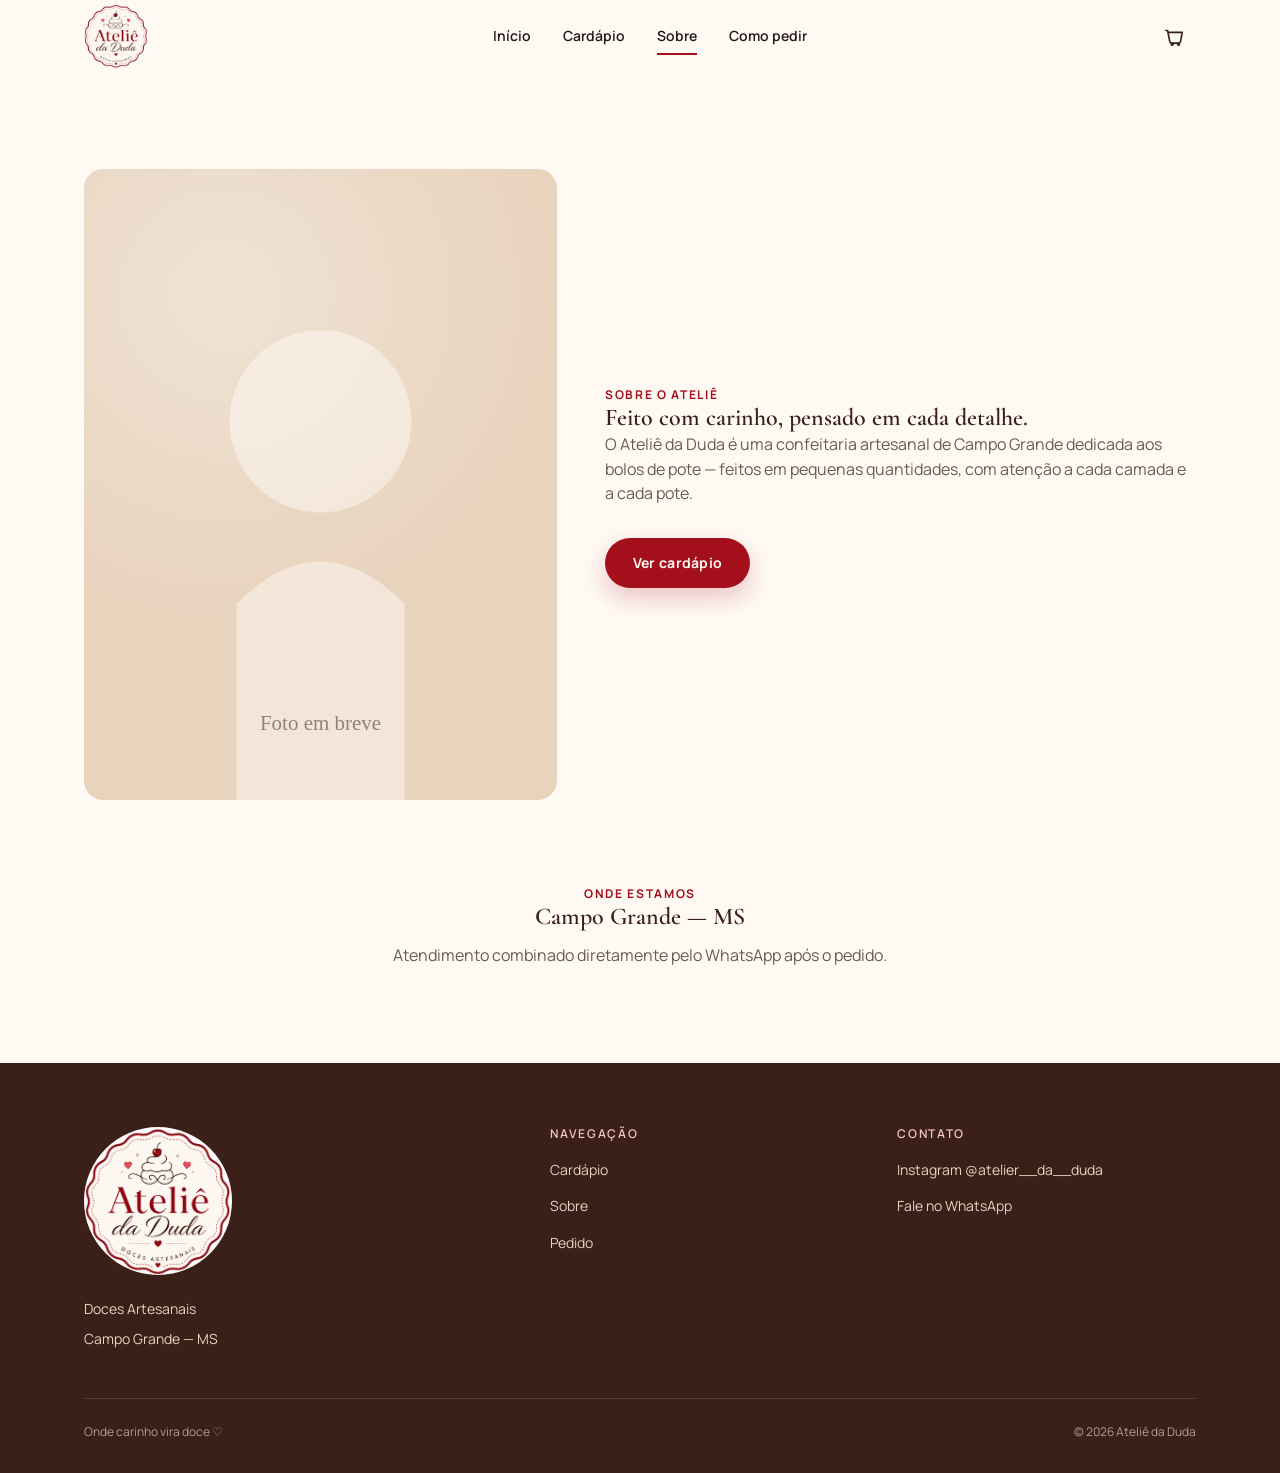
<file: sobre.html>
<!doctype html>
<html lang="pt-BR">
<head>
<meta charset="UTF-8" />
<meta name="viewport" content="width=device-width, initial-scale=1" />
<title>Sobre — Ateliê da Duda</title>
<meta name="description" content="Conheça o Ateliê da Duda, confeitaria artesanal em Campo Grande - MS." />
<link rel="icon" href="assets/logo/logo-atelie-da-duda.png" type="image/png" />

<link rel="preconnect" href="https://fonts.googleapis.com" />
<link rel="preconnect" href="https://fonts.gstatic.com" crossorigin />
<link href="https://fonts.googleapis.com/css2?family=Cormorant+Garamond:wght@500;600;700&family=Manrope:wght@400;600;700;800&display=swap" rel="stylesheet" />

<link rel="stylesheet" href="css/tokens.css" />
<link rel="stylesheet" href="css/reset.css" />
<link rel="stylesheet" href="css/global.css" />
<link rel="stylesheet" href="css/components.css" />
<link rel="stylesheet" href="css/home.css" />
<link rel="stylesheet" href="css/responsive.css" />
</head>
<body>
<a class="skip-link" href="#main">Pular para o conteúdo</a>

<div class="global-banner" data-global-banner hidden></div>

<header class="site-header">
  <div class="container site-header__bar">
    <a href="index.html" class="brand-mark brand-mark--logo"><img src="assets/logo/logo-atelie-da-duda.png" alt="Ateliê da Duda — Doces Artesanais" width="150" height="150" /></a>
    <nav class="site-nav" aria-label="Navegação principal">
      <a href="index.html">Início</a>
      <a href="cardapio.html">Cardápio</a>
      <a href="sobre.html" aria-current="page">Sobre</a>
      <a href="index.html#como-pedir">Como pedir</a>
    </nav>
    <div class="header-actions">
      <a href="pedido.html" class="icon-btn" aria-label="Ver pedido">
        <svg viewBox="0 0 24 24" fill="none" stroke="currentColor" stroke-width="1.8" stroke-linecap="round" stroke-linejoin="round"><path d="M3 6h2l2.4 12.1a2 2 0 0 0 2 1.6h7.7a2 2 0 0 0 2-1.6L21 8H6"/><circle cx="10" cy="21" r="1"/><circle cx="17" cy="21" r="1"/></svg>
        <span class="cart-count" data-cart-count hidden>0</span>
      </a>
      <button type="button" class="icon-btn icon-btn--menu" aria-label="Abrir menu" data-menu-open>
        <svg viewBox="0 0 24 24" fill="none" stroke="currentColor" stroke-width="1.8" stroke-linecap="round" stroke-linejoin="round"><path d="M4 7h16M4 12h16M4 17h16"/></svg>
      </button>
    </div>
  </div>
</header>

<div class="mobile-menu" data-mobile-menu data-open="false">
  <div class="mobile-menu__overlay"></div>
  <div class="mobile-menu__panel" role="dialog" aria-modal="true" aria-label="Menu">
    <button type="button" class="icon-btn mobile-menu__close" aria-label="Fechar menu" data-menu-close>
      <svg viewBox="0 0 24 24" fill="none" stroke="currentColor" stroke-width="1.8" stroke-linecap="round" stroke-linejoin="round"><path d="M18 6 6 18M6 6l12 12"/></svg>
    </button>
    <nav>
      <a href="index.html">Início</a>
      <a href="cardapio.html">Cardápio</a>
      <a href="sobre.html">Sobre</a>
      <a href="index.html#como-pedir">Como pedir</a>
    </nav>
    <a href="cardapio.html" class="btn btn--primary btn--block">Fazer pedido</a>
  </div>
</div>

<main id="main">
  <section class="section" style="padding-bottom: var(--space-6)">
    <div class="container about-section">
      <div class="about-media placeholder-media" role="img" aria-label="Foto da confeiteira em breve">
        <img src="assets/decorative/about-placeholder.svg" alt="Foto da confeiteira do Ateliê da Duda, em breve" width="700" height="900" style="width:100%;height:100%;object-fit:cover" />
      </div>
      <div class="about-content">
        <span class="eyebrow">Sobre o ateliê</span>
        <h1>Feito com carinho, pensado em cada detalhe.</h1>
        <p>O Ateliê da Duda é uma confeitaria artesanal de Campo Grande dedicada aos bolos de pote — feitos em pequenas quantidades, com atenção a cada camada e a cada pote.</p>
        <a href="cardapio.html" class="btn btn--primary" style="margin-top: var(--space-6)">Ver cardápio</a>
      </div>
    </div>
  </section>

  <section class="section section--tight">
    <div class="container">
      <div class="section-head">
        <span class="eyebrow">Onde estamos</span>
        <h2>Campo Grande — MS</h2>
        <p>Atendimento combinado diretamente pelo WhatsApp após o pedido.</p>
      </div>
    </div>
  </section>
</main>

<footer class="site-footer">
  <div class="container">
    <div class="footer-grid">
      <div class="footer-col">
        <a href="index.html" class="brand-mark brand-mark--logo"><img src="assets/logo/logo-atelie-da-duda.png" alt="Ateliê da Duda — Doces Artesanais" width="150" height="150" /></a>
        <p style="margin-top: var(--space-4)">Doces Artesanais</p>
        <p data-store-city style="margin-top: var(--space-2)">Campo Grande — MS</p>
      </div>
      <div class="footer-col">
        <h3>Navegação</h3>
        <ul>
          <li><a href="cardapio.html">Cardápio</a></li>
          <li><a href="sobre.html">Sobre</a></li>
          <li><a href="pedido.html">Pedido</a></li>
        </ul>
      </div>
      <div class="footer-col">
        <h3>Contato</h3>
        <ul>
          <li><a data-instagram-link href="#" target="_blank" rel="noopener">Instagram <span data-instagram-handle></span></a></li>
          <li><a data-whatsapp-link href="#" target="_blank" rel="noopener">Fale no WhatsApp</a></li>
        </ul>
      </div>
    </div>
    <div class="footer-bottom">
      <span data-store-slogan>Onde carinho vira doce ♡</span>
      <span>© <span data-current-year></span> Ateliê da Duda</span>
    </div>
  </div>
</footer>

<div class="mini-cart-bar" data-mini-cart-bar data-visible="false">
  <span class="mini-cart-bar__icon">
    <svg viewBox="0 0 24 24" fill="none" stroke="currentColor" stroke-width="1.8" stroke-linecap="round" stroke-linejoin="round"><path d="M3 6h2l2.4 12.1a2 2 0 0 0 2 1.6h7.7a2 2 0 0 0 2-1.6L21 8H6"/><circle cx="10" cy="21" r="1"/><circle cx="17" cy="21" r="1"/></svg>
  </span>
  <span class="mini-cart-bar__info" data-mini-cart-text></span>
  <a href="pedido.html" class="btn">Ver pedido</a>
</div>

<script type="module" src="js/app.js"></script>
</body>
</html>
</file>
<file: css/tokens.css>
/* =========================================================
   ATELIÊ DA DUDA — DESIGN TOKENS
   Fonte única de verdade para cor, tipografia, espaçamento,
   raio, sombra e movimento. Nada de valores soltos no CSS.
========================================================= */

:root {
  /* ---------- Cor ---------- */
  --color-brand: #A40F1C;
  --color-brand-dark: #7E0D17;
  --color-brand-soft: #F5C3C7;
  --color-cream: #FFF9F4;
  --color-surface: #FFFFFF;
  --color-warm: #E8D3BD;
  --color-cocoa: #3A2018;
  --color-text: #241815;
  --color-text-soft: #6B5B54;
  --color-text-inverse: #FFF9F4;
  --color-border: #EAE0D6;
  --color-border-strong: #D8C7B6;
  --color-success: #2F6B3F;
  --color-danger: #A40F1C;

  /* Superfícies derivadas */
  --color-surface-sunken: #FBF3EC;
  --color-overlay: rgba(36, 24, 21, 0.55);

  /* ---------- Tipografia ---------- */
  --font-display: "Cormorant Garamond", "Playfair Display", Georgia, serif;
  --font-body: "Manrope", "Inter", -apple-system, BlinkMacSystemFont, sans-serif;
  --font-script: "Playfair Display", var(--font-display);

  --fs-hero: clamp(2.6rem, 6vw + 1rem, 4.6rem);
  --fs-h1: clamp(2.1rem, 4vw + 1rem, 3.2rem);
  --fs-h2: clamp(1.6rem, 2.6vw + 1rem, 2.3rem);
  --fs-h3: clamp(1.25rem, 1.4vw + 1rem, 1.55rem);
  --fs-lead: clamp(1.05rem, 1vw + 0.8rem, 1.2rem);
  --fs-body: 1rem;
  --fs-small: 0.875rem;
  --fs-xs: 0.75rem;
  --fs-price: clamp(1.5rem, 3vw, 1.75rem);

  --lh-tight: 1.1;
  --lh-snug: 1.3;
  --lh-normal: 1.55;

  --ls-eyebrow: 0.14em;

  /* ---------- Espaçamento ---------- */
  --space-1: 4px;
  --space-2: 8px;
  --space-3: 12px;
  --space-4: 16px;
  --space-5: 24px;
  --space-6: 32px;
  --space-7: 48px;
  --space-8: 64px;
  --space-9: 96px;
  --space-10: 128px;

  /* ---------- Raio ---------- */
  --radius-sm: 6px;
  --radius-md: 12px;
  --radius-lg: 20px;
  --radius-pill: 999px;

  /* ---------- Sombra ---------- */
  --shadow-xs: 0 1px 2px rgba(58, 32, 24, 0.06);
  --shadow-sm: 0 4px 16px rgba(58, 32, 24, 0.08);
  --shadow-md: 0 12px 32px rgba(58, 32, 24, 0.12);
  --shadow-brand: 0 10px 24px rgba(164, 15, 28, 0.22);

  /* ---------- Movimento ---------- */
  --ease-standard: cubic-bezier(0.4, 0, 0.2, 1);
  --duration-fast: 150ms;
  --duration-base: 220ms;
  --duration-slow: 320ms;

  /* ---------- Layout ---------- */
  --container-max: 1240px;
  --container-padding: clamp(20px, 5vw, 64px);
  --header-height: 72px;
  --header-height-mobile: 64px;
  --z-header: 40;
  --z-drawer: 60;
  --z-modal: 70;
  --z-toast: 80;
}

@media (prefers-reduced-motion: reduce) {
  :root {
    --duration-fast: 0ms;
    --duration-base: 0ms;
    --duration-slow: 0ms;
  }
}
</file>
<file: css/global.css>
/* =========================================================
   GLOBAL — base tipográfica, layout, utilitários
========================================================= */

body {
  background: var(--color-cream);
  color: var(--color-text);
  font-family: var(--font-body);
  font-size: var(--fs-body);
}

h1, h2, h3, h4 {
  font-family: var(--font-display);
  color: var(--color-cocoa);
  line-height: var(--lh-tight);
  font-weight: 600;
}

p { color: var(--color-text-soft); }

.container {
  width: 100%;
  max-width: var(--container-max);
  margin-inline: auto;
  padding-inline: var(--container-padding);
}

.visually-hidden {
  position: absolute;
  width: 1px; height: 1px;
  padding: 0; margin: -1px;
  overflow: hidden;
  clip: rect(0, 0, 0, 0);
  white-space: nowrap;
  border: 0;
}

.skip-link {
  position: absolute;
  left: var(--space-4);
  top: -60px;
  background: var(--color-cocoa);
  color: var(--color-cream);
  padding: var(--space-3) var(--space-5);
  border-radius: var(--radius-sm);
  z-index: var(--z-modal);
  transition: top var(--duration-base) var(--ease-standard);
}
.skip-link:focus { top: var(--space-4); }

/* Foco visível consistente em todo o site */
a:focus-visible,
button:focus-visible,
input:focus-visible,
select:focus-visible,
textarea:focus-visible,
[tabindex]:focus-visible {
  outline: 2px solid var(--color-brand);
  outline-offset: 3px;
  border-radius: var(--radius-sm);
}

/* Eyebrow — pequeno rótulo editorial em versal */
.eyebrow {
  display: inline-flex;
  align-items: center;
  gap: var(--space-2);
  font-family: var(--font-body);
  font-size: var(--fs-xs);
  font-weight: 700;
  letter-spacing: var(--ls-eyebrow);
  text-transform: uppercase;
  color: var(--color-brand);
}

/* Divisor ornamental com coração central */
.ornament-divider {
  display: flex;
  align-items: center;
  justify-content: center;
  gap: var(--space-4);
  color: var(--color-border-strong);
  margin-block: var(--space-6);
}
.ornament-divider::before,
.ornament-divider::after {
  content: "";
  flex: 1;
  max-width: 96px;
  height: 1px;
  background: var(--color-border-strong);
}
.ornament-divider svg { width: 14px; height: 14px; color: var(--color-brand); flex-shrink: 0; }

/* Seções */
.section { padding-block: var(--space-9); }
.section--tight { padding-block: var(--space-7); }
.section-head { text-align: center; max-width: 640px; margin-inline: auto; margin-bottom: var(--space-7); }
.section-head p { margin-top: var(--space-3); }

/* Links utilitários */
.text-link {
  color: var(--color-brand);
  font-weight: 600;
  border-bottom: 1px solid transparent;
  transition: border-color var(--duration-fast) var(--ease-standard);
}
.text-link:hover { border-color: currentColor; }

::selection { background: var(--color-brand-soft); color: var(--color-cocoa); }

/* Placeholder de imagem — usado enquanto fotos reais não existem */
.placeholder-media {
  position: relative;
  display: flex;
  align-items: center;
  justify-content: center;
  background: linear-gradient(155deg, var(--color-warm) 0%, var(--color-brand-soft) 100%);
  color: var(--color-cocoa);
  overflow: hidden;
}
.placeholder-media::after {
  content: "";
  position: absolute; inset: 0;
  background-image: radial-gradient(circle at 30% 20%, rgba(255,255,255,0.35), transparent 55%);
}
.placeholder-media svg { width: 34%; height: 34%; opacity: 0.55; position: relative; z-index: 1; }
</file>
<file: css/components.css>
/* =========================================================
   COMPONENTS
========================================================= */

/* ---------- Botões ---------- */
.btn {
  display: inline-flex;
  align-items: center;
  justify-content: center;
  gap: var(--space-2);
  font-family: var(--font-body);
  font-weight: 700;
  font-size: var(--fs-small);
  letter-spacing: 0.02em;
  padding: 14px 28px;
  border-radius: var(--radius-pill);
  transition: transform var(--duration-fast) var(--ease-standard),
              background-color var(--duration-fast) var(--ease-standard),
              box-shadow var(--duration-fast) var(--ease-standard),
              border-color var(--duration-fast) var(--ease-standard);
  min-height: 48px;
  white-space: nowrap;
}
.btn:active { transform: translateY(1px); }

.btn--primary {
  background: var(--color-brand);
  color: var(--color-text-inverse);
  box-shadow: var(--shadow-brand);
}
.btn--primary:hover { background: var(--color-brand-dark); }
.btn--primary:disabled {
  background: var(--color-border-strong);
  color: var(--color-text-soft);
  box-shadow: none;
  cursor: not-allowed;
}

.btn--secondary {
  background: transparent;
  color: var(--color-cocoa);
  border: 1.5px solid var(--color-border-strong);
}
.btn--secondary:hover { border-color: var(--color-brand); color: var(--color-brand); }

.btn--ghost {
  background: transparent;
  color: var(--color-brand);
  padding-inline: var(--space-3);
}
.btn--ghost:hover { color: var(--color-brand-dark); }

.btn--block { width: 100%; }
.btn--sm { padding: 10px 18px; min-height: 40px; font-size: var(--fs-xs); }

/* ---------- Header ---------- */
.site-header {
  position: sticky;
  top: 0;
  z-index: var(--z-header);
  background: rgba(255, 249, 244, 0.9);
  backdrop-filter: blur(10px);
  border-bottom: 1px solid transparent;
  transition: border-color var(--duration-base) var(--ease-standard), box-shadow var(--duration-base) var(--ease-standard);
}
.site-header.is-scrolled {
  border-bottom-color: var(--color-border);
  box-shadow: var(--shadow-xs);
}
.site-header__bar {
  display: flex;
  align-items: center;
  justify-content: space-between;
  height: var(--header-height-mobile);
}
@media (min-width: 768px) { .site-header__bar { height: var(--header-height); } }

.brand-mark {
  display: flex;
  align-items: baseline;
  gap: var(--space-2);
  font-family: var(--font-display);
  font-weight: 600;
  font-size: 1.35rem;
  color: var(--color-cocoa);
}
.brand-mark span { color: var(--color-brand); }
.brand-mark--logo { display: inline-flex; align-items: center; line-height: 0; }
.brand-mark--logo img { width: 64px; height: 64px; object-fit: cover; border-radius: 50%; }
.site-footer .brand-mark--logo img { width: 148px; height: 148px; background: var(--color-cream); }
@media (max-width: 767px) { .brand-mark--logo img { width: 58px; height: 58px; } }

.site-nav {
  display: none;
  align-items: center;
  gap: var(--space-6);
}
.site-nav a {
  font-size: var(--fs-small);
  font-weight: 600;
  color: var(--color-text);
  position: relative;
  padding-block: var(--space-1);
}
.site-nav a::after {
  content: "";
  position: absolute; left: 0; right: 0; bottom: -4px;
  height: 2px; background: var(--color-brand);
  transform: scaleX(0); transform-origin: left;
  transition: transform var(--duration-base) var(--ease-standard);
}
.site-nav a:hover::after,
.site-nav a[aria-current="page"]::after { transform: scaleX(1); }

.header-actions { display: flex; align-items: center; gap: var(--space-3); }

.icon-btn {
  position: relative;
  display: inline-flex;
  align-items: center;
  justify-content: center;
  width: 44px; height: 44px;
  border-radius: var(--radius-pill);
  color: var(--color-cocoa);
  transition: background var(--duration-fast) var(--ease-standard);
}
.icon-btn:hover { background: var(--color-surface-sunken); }
.icon-btn svg { width: 22px; height: 22px; }

.cart-count {
  position: absolute;
  top: 2px; right: 2px;
  min-width: 18px; height: 18px;
  padding-inline: 3px;
  border-radius: var(--radius-pill);
  background: var(--color-brand);
  color: var(--color-text-inverse);
  font-size: 10px;
  font-weight: 800;
  display: flex; align-items: center; justify-content: center;
}
.cart-count[hidden] { display: none; }

@media (min-width: 1024px) {
  .site-nav { display: flex; }
  .header-actions .icon-btn--menu { display: none; }
}

/* ---------- Menu mobile (drawer) ---------- */
.mobile-menu {
  position: fixed; inset: 0;
  z-index: var(--z-drawer);
  visibility: hidden;
}
.mobile-menu[data-open="true"] { visibility: visible; }
.mobile-menu__overlay {
  position: absolute; inset: 0;
  background: var(--color-overlay);
  opacity: 0;
  transition: opacity var(--duration-base) var(--ease-standard);
}
.mobile-menu[data-open="true"] .mobile-menu__overlay { opacity: 1; }
.mobile-menu__panel {
  position: absolute; top: 0; right: 0; bottom: 0;
  width: min(320px, 82vw);
  background: var(--color-cream);
  box-shadow: var(--shadow-md);
  padding: var(--space-6) var(--space-5);
  transform: translateX(100%);
  transition: transform var(--duration-base) var(--ease-standard);
  display: flex; flex-direction: column; gap: var(--space-6);
}
.mobile-menu[data-open="true"] .mobile-menu__panel { transform: translateX(0); }
.mobile-menu__close { align-self: flex-end; }
.mobile-menu nav { display: flex; flex-direction: column; gap: var(--space-5); }
.mobile-menu nav a { font-family: var(--font-display); font-size: 1.3rem; color: var(--color-cocoa); }

/* ---------- Cards de produto (cardápio) ---------- */
.product-card {
  display: flex;
  flex-direction: column;
  background: var(--color-surface);
  border-radius: var(--radius-lg);
  overflow: hidden;
  border: 1px solid var(--color-border);
  transition: box-shadow var(--duration-base) var(--ease-standard), transform var(--duration-base) var(--ease-standard);
}
.product-card:hover { box-shadow: var(--shadow-md); transform: translateY(-3px); }

.product-card__media {
  aspect-ratio: 4 / 3;
  overflow: hidden;
}
.product-card__media img { width: 100%; height: 100%; object-fit: cover; transition: transform var(--duration-slow) var(--ease-standard); }
.product-card:hover .product-card__media img { transform: scale(1.04); }

.product-card__body {
  padding: var(--space-5);
  display: flex;
  flex-direction: column;
  gap: var(--space-2);
  flex: 1;
}
.product-card__badge {
  align-self: flex-start;
  font-size: 10px;
  font-weight: 800;
  letter-spacing: 0.06em;
  text-transform: uppercase;
  color: var(--color-brand);
  background: var(--color-brand-soft);
  padding: 4px 10px;
  border-radius: var(--radius-pill);
  margin-bottom: var(--space-1);
}
.product-card__name { font-size: var(--fs-h3); }
.product-card__desc { font-size: var(--fs-small); flex: 1; }
.product-card__footer {
  display: flex; align-items: center; justify-content: space-between;
  margin-top: var(--space-3);
}
.product-card__price { display: flex; flex-direction: column; font-family: var(--font-body); line-height: 1.05; color: var(--color-brand); }
.product-card__price strong { font-size: var(--fs-price); font-weight: 800; }
.product-card__price small { margin-bottom: 3px; font-size: var(--fs-xs); line-height: 1.3; font-weight: 700; color: var(--color-text-soft); }

/* ---------- Filtro de categorias ---------- */
.category-filter {
  display: flex;
  gap: var(--space-3);
  overflow-x: auto;
  padding-bottom: var(--space-2);
  margin-bottom: var(--space-7);
  scrollbar-width: none;
}
.category-filter::-webkit-scrollbar { display: none; }
.category-filter button {
  flex-shrink: 0;
  padding: 10px 22px;
  border-radius: var(--radius-pill);
  border: 1.5px solid var(--color-border-strong);
  font-size: var(--fs-small);
  font-weight: 600;
  color: var(--color-text);
  transition: all var(--duration-fast) var(--ease-standard);
}
.category-filter button[aria-pressed="true"] {
  background: var(--color-brand);
  border-color: var(--color-brand);
  color: var(--color-text-inverse);
}

/* ---------- Chips de variação (sabor) ---------- */
.variant-list { display: flex; flex-direction: column; gap: var(--space-3); }
.variant-chip {
  display: flex;
  align-items: center;
  justify-content: space-between;
  gap: var(--space-3);
  padding: var(--space-4);
  border-radius: var(--radius-md);
  border: 1.5px solid var(--color-border);
  background: var(--color-surface);
  text-align: left;
  transition: border-color var(--duration-fast) var(--ease-standard), background var(--duration-fast) var(--ease-standard);
}
.variant-chip:hover { border-color: var(--color-brand-soft); }
.variant-chip[aria-pressed="true"] {
  border-color: var(--color-brand);
  background: var(--color-surface-sunken);
}
.variant-chip__info { display: flex; flex-direction: column; gap: 2px; }
.variant-chip__name { font-weight: 700; color: var(--color-cocoa); }
.variant-chip[aria-pressed="true"] .variant-chip__name { color: var(--color-brand); }
.variant-chip__desc { font-size: var(--fs-xs); color: var(--color-text-soft); }
.variant-chip__meta { display: flex; align-items: center; gap: var(--space-3); flex-shrink: 0; }
.variant-chip__price { font-size: 1.15rem; font-weight: 800; color: var(--color-brand); white-space: nowrap; }
.variant-chip__unavailable { font-size: 10px; font-weight: 700; text-transform: uppercase; color: var(--color-text-soft); }
.variant-chip__check {
  width: 22px; height: 22px;
  border-radius: 50%;
  border: 1.5px solid var(--color-border-strong);
  flex-shrink: 0;
  display: flex; align-items: center; justify-content: center;
  color: transparent;
  transition: all var(--duration-fast) var(--ease-standard);
}
.variant-chip[aria-pressed="true"] .variant-chip__check {
  background: var(--color-brand); border-color: var(--color-brand); color: var(--color-text-inverse);
}
.variant-chip__check svg { width: 12px; height: 12px; }
.variant-chip[data-available="false"] { opacity: 0.55; }

/* ---------- Stepper de quantidade ---------- */
.qty-stepper {
  display: inline-flex;
  align-items: center;
  border: 1.5px solid var(--color-border-strong);
  border-radius: var(--radius-pill);
  overflow: hidden;
}
.qty-stepper button {
  width: 44px; height: 44px;
  display: flex; align-items: center; justify-content: center;
  color: var(--color-cocoa);
  font-size: 1.1rem;
  transition: background var(--duration-fast) var(--ease-standard);
}
.qty-stepper button:hover { background: var(--color-surface-sunken); }
.qty-stepper button:disabled { opacity: 0.35; cursor: not-allowed; }
.qty-stepper output {
  min-width: 36px;
  text-align: center;
  font-weight: 700;
}

/* ---------- Badge de status ---------- */
.badge { display: inline-flex; align-items: center; gap: 6px; font-size: var(--fs-xs); font-weight: 700; padding: 6px 14px; border-radius: var(--radius-pill); }
.badge--available { background: rgba(47, 107, 63, 0.12); color: var(--color-success); }
.badge--unavailable { background: var(--color-surface-sunken); color: var(--color-text-soft); }
.badge--paused { background: var(--color-brand-soft); color: var(--color-brand-dark); }

/* ---------- Banner global ---------- */
.global-banner {
  background: var(--color-cocoa);
  color: var(--color-cream);
  text-align: center;
  font-size: var(--fs-xs);
  font-weight: 600;
  letter-spacing: 0.02em;
  padding: 10px var(--space-4);
}

/* ---------- Toast ---------- */
.toast-region {
  position: fixed;
  left: 50%;
  bottom: calc(var(--space-6) + env(safe-area-inset-bottom, 0px));
  transform: translateX(-50%);
  z-index: var(--z-toast);
  display: flex;
  flex-direction: column;
  gap: var(--space-2);
  width: min(360px, 90vw);
  align-items: center;
}
.toast {
  display: flex; align-items: center; gap: var(--space-2);
  background: var(--color-cocoa);
  color: var(--color-cream);
  padding: 14px 20px;
  border-radius: var(--radius-pill);
  box-shadow: var(--shadow-md);
  font-size: var(--fs-small);
  font-weight: 600;
  animation: toast-in var(--duration-base) var(--ease-standard);
}
.toast svg { width: 18px; height: 18px; color: #8FD9A0; flex-shrink: 0; }
@keyframes toast-in { from { opacity: 0; transform: translateY(8px); } to { opacity: 1; transform: translateY(0); } }

/* ---------- Mini carrinho sticky (mobile) ---------- */
.mini-cart-bar {
  position: fixed;
  left: var(--space-4); right: var(--space-4);
  bottom: calc(var(--space-4) + env(safe-area-inset-bottom, 0px));
  z-index: var(--z-header);
  display: flex; align-items: center; gap: var(--space-3);
  background: var(--color-cocoa);
  color: var(--color-cream);
  padding: 12px 14px 12px 18px;
  border-radius: var(--radius-pill);
  box-shadow: var(--shadow-md);
  transform: translateY(140%);
  transition: transform var(--duration-base) var(--ease-standard);
}
.mini-cart-bar[data-visible="true"] { transform: translateY(0); }
.mini-cart-bar__icon { display: flex; position: relative; flex-shrink: 0; }
.mini-cart-bar__icon svg { width: 20px; height: 20px; }
.mini-cart-bar__info { flex: 1; font-size: var(--fs-xs); line-height: 1.25; }
.mini-cart-bar__info strong { display: block; font-size: var(--fs-small); }
.mini-cart-bar .btn { background: var(--color-brand); color: var(--color-text-inverse); padding: 10px 20px; min-height: 40px; }

@media (min-width: 1024px) { .mini-cart-bar { display: none; } }

/* ---------- Footer ---------- */
.site-footer {
  background: var(--color-cocoa);
  color: var(--color-warm);
  padding-block: var(--space-8) var(--space-6);
}
.site-footer .brand-mark { color: var(--color-cream); }
.site-footer .brand-mark span { color: var(--color-brand-soft); }
.footer-grid {
  display: grid;
  gap: var(--space-7);
}
.footer-col h3 {
  font-family: var(--font-body);
  font-size: var(--fs-xs);
  text-transform: uppercase;
  letter-spacing: var(--ls-eyebrow);
  color: var(--color-brand-soft);
  margin-bottom: var(--space-4);
}
.footer-col p, .footer-col a { color: var(--color-warm); font-size: var(--fs-small); }
.footer-col ul { display: flex; flex-direction: column; gap: var(--space-3); }
.footer-col a:hover { color: var(--color-cream); }
.footer-bottom {
  margin-top: var(--space-7);
  padding-top: var(--space-5);
  border-top: 1px solid rgba(232, 211, 189, 0.15);
  display: flex; flex-wrap: wrap; gap: var(--space-3);
  justify-content: space-between;
  font-size: var(--fs-xs);
  color: rgba(232, 211, 189, 0.7);
}

@media (min-width: 768px) {
  .footer-grid { grid-template-columns: 1.4fr 1fr 1fr; }
}

/* ---------- Estados vazios / erro ---------- */
.state-block {
  text-align: center;
  padding: var(--space-9) var(--space-5);
  max-width: 420px;
  margin-inline: auto;
}
.state-block__icon {
  width: 64px; height: 64px;
  margin: 0 auto var(--space-5);
  color: var(--color-brand-soft);
}
.state-block h2 { font-size: var(--fs-h2); margin-bottom: var(--space-3); }
.state-block .btn { margin-top: var(--space-5); }

/* ---------- Skeleton / loading ---------- */
.skeleton {
  background: linear-gradient(90deg, var(--color-surface-sunken) 25%, var(--color-border) 37%, var(--color-surface-sunken) 63%);
  background-size: 400% 100%;
  animation: skeleton-loading 1.4s ease infinite;
  border-radius: var(--radius-md);
}
@keyframes skeleton-loading { 0% { background-position: 100% 50%; } 100% { background-position: 0 50%; } }
@media (prefers-reduced-motion: reduce) { .skeleton { animation: none; } }
</file>
<file: css/home.css>
/* =========================================================
   HOME
========================================================= */

.hero {
  position: relative;
  overflow: hidden;
  padding-block: clamp(64px, 10vw, 128px) clamp(56px, 9vw, 112px);
  background:
    radial-gradient(circle at 12% 24%, rgba(239, 184, 180, .38) 0 8%, transparent 8.2%),
    radial-gradient(circle at 88% 78%, rgba(217, 165, 132, .22) 0 10%, transparent 10.2%),
    linear-gradient(145deg, var(--color-cream) 0%, #fffaf7 55%, var(--color-blush-soft) 100%);
}
.hero::before,.hero::after { content:""; position:absolute; border:1px solid rgba(142,28,51,.12); border-radius:50%; pointer-events:none; }
.hero::before { width:280px; height:280px; left:-170px; top:18%; }
.hero::after { width:380px; height:380px; right:-250px; bottom:-180px; }
.hero__inner { position:relative; z-index:1; }
.hero__content { display:flex; flex-direction:column; align-items:center; gap:var(--space-5); max-width:900px; margin-inline:auto; text-align:center; }
.hero__eyebrow { display:flex; align-items:center; justify-content:center; gap:var(--space-2); }
.hero__eyebrow svg { width: 12px; height: 12px; color: var(--color-brand); }
.hero__title { font-size:clamp(3rem, 8vw, 6.8rem); line-height:.92; max-width:11ch; text-wrap:balance; }
.hero__subtitle { font-size:var(--fs-lead); max-width:58ch; }
.hero__ctas { display:flex; flex-wrap:wrap; justify-content:center; gap:var(--space-4); margin-top:var(--space-2); }
.hero__highlights { width:100%; display:grid; grid-template-columns:repeat(3,1fr); gap:var(--space-3); margin-top:clamp(18px,4vw,36px); padding-top:var(--space-6); border-top:1px solid var(--color-border); }
.hero__highlights li { padding-inline:var(--space-4); }
.hero__highlights strong { display:block; color:var(--color-cocoa); font-size:var(--fs-small); }
.hero__highlights span { display:block; margin-top:4px; color:var(--color-text-soft); font-size:var(--fs-xs); line-height:var(--lh-normal); }
@media(max-width:767px){.hero{padding-block:52px 44px}.hero__title{font-size:clamp(3.1rem,17vw,4.8rem)}.hero__subtitle{font-size:1rem}.hero__highlights{grid-template-columns:1fr;text-align:left;gap:0}.hero__highlights li{padding:var(--space-3) 0;border-bottom:1px solid var(--color-border)}.hero__highlights li:last-child{border-bottom:0}.hero__ctas{width:100%}.hero__ctas .btn{flex:1}}

/* ---------- Menu / cardápio editorial ---------- */
.menu-section { background: var(--color-surface-sunken); }
.menu-grid {
  display: grid;
  gap: var(--space-6);
  grid-template-columns: repeat(auto-fill, minmax(260px, 1fr));
}

/* Faixa "como pedir" */
.steps-grid {
  display: grid;
  gap: var(--space-6);
}
.step-card { display: flex; flex-direction: column; gap: var(--space-3); }
.step-card__number {
  font-family: var(--font-display);
  font-size: 2.4rem;
  color: var(--color-brand-soft);
  line-height: 1;
}
.step-card h3 { font-size: var(--fs-h3); }
.step-card p { font-size: var(--fs-small); }
@media (min-width: 768px) { .steps-grid { grid-template-columns: repeat(3, 1fr); } }

/* Sobre */
.about-section {
  display: grid;
  gap: var(--space-7);
  align-items: center;
}
.about-media {
  aspect-ratio: 3 / 4;
  border-radius: var(--radius-lg);
  overflow: hidden;
}
.about-content h2 { margin-bottom: var(--space-4); }
.about-content p + p { margin-top: var(--space-3); }
@media (min-width: 1024px) { .about-section { grid-template-columns: 0.8fr 1fr; } }

/* Depoimentos */
.testimonials-grid { display: grid; gap: var(--space-5); grid-template-columns: repeat(auto-fit, minmax(240px, 1fr)); }
.testimonial-card {
  background: var(--color-surface);
  border: 1px solid var(--color-border);
  border-radius: var(--radius-lg);
  padding: var(--space-6);
}
.testimonial-card p { color: var(--color-text); font-style: italic; }
.testimonial-card__author { margin-top: var(--space-4); font-size: var(--fs-small); font-weight: 700; color: var(--color-cocoa); font-style: normal; }

/* CTA final */
.cta-band {
  background: var(--color-brand);
  color: var(--color-text-inverse);
  border-radius: var(--radius-lg);
  padding: var(--space-8) var(--space-6);
  text-align: center;
  margin-inline: var(--container-padding);
}
.cta-band h2 { color: var(--color-text-inverse); }
.cta-band p { color: var(--color-brand-soft); margin-top: var(--space-3); }
.cta-band .btn { margin-top: var(--space-6); }
.cta-band .btn--primary { background: var(--color-cream); color: var(--color-brand); box-shadow: none; }
.cta-band .btn--primary:hover { background: var(--color-surface); }
</file>
<file: css/responsive.css>
/* =========================================================
   RESPONSIVE — ajustes finos entre breakpoints
========================================================= */

/* Espaçamentos de seção reduzidos em telas pequenas */
@media (max-width: 767px) {
  .section { padding-block: var(--space-7); }
  .cta-band { margin-inline: var(--space-4); padding: var(--space-7) var(--space-5); }
  .product-page { padding-bottom: 110px; } /* espaço para a barra sticky */
}

/* Telas muito estreitas (320–360px) */
@media (max-width: 360px) {
  :root { --container-padding: 16px; }
  .hero__ctas { flex-direction: column; align-items: stretch; }
  .hero__ctas .btn { width: 100%; }
}

/* Tablet */
@media (min-width: 768px) {
  .menu-grid { grid-template-columns: repeat(2, 1fr); }
}

/* Desktop */
@media (min-width: 1024px) {
  .menu-grid { grid-template-columns: repeat(3, 1fr); }
}

/* Wide desktop */
@media (min-width: 1440px) {
  :root { --container-max: 1320px; }
}

/* Evita overflow horizontal em qualquer breakpoint */
html, body { overflow-x: clip; }
</file>
<file: css/cart.css>
/* =========================================================
   CARRINHO / PEDIDO
========================================================= */

.cart-page { padding-block: var(--space-7) var(--space-10); }
.cart-page h1 { margin-bottom: var(--space-2); }
.cart-page__lead { margin-bottom: var(--space-7); }
.cart-page__actions { display: flex; justify-content: flex-end; margin-bottom: var(--space-3); }
.cart-clear { min-height: 44px; color: var(--color-brand); font-size: var(--fs-small); font-weight: 700; }

.cart-layout { display: grid; gap: var(--space-7); }
@media (min-width: 1024px) {
  .cart-layout { grid-template-columns: 1.6fr 1fr; align-items: start; gap: var(--space-9); }
}

.cart-list { display: flex; flex-direction: column; gap: var(--space-4); }

.cart-item {
  display: grid;
  grid-template-columns: 84px 1fr;
  gap: var(--space-4);
  padding: var(--space-4);
  background: var(--color-surface);
  border: 1px solid var(--color-border);
  border-radius: var(--radius-md);
}
.cart-item__media { width: 84px; height: 84px; border-radius: var(--radius-sm); overflow: hidden; }
.cart-item__media img { width: 100%; height: 100%; object-fit: cover; }
.cart-item__body { display: flex; flex-direction: column; gap: 4px; }
.cart-item__name { font-family: var(--font-display); font-size: 1.15rem; color: var(--color-cocoa); }
.cart-item__variant { font-size: var(--fs-small); color: var(--color-text-soft); }
.cart-item__unit { font-size: var(--fs-xs); color: var(--color-text-soft); }
.cart-item__row { display: flex; align-items: center; justify-content: space-between; margin-top: var(--space-2); flex-wrap: wrap; gap: var(--space-3); }
.cart-item__price { font-size: 1.2rem; font-weight: 800; color: var(--color-brand); }
.cart-item__remove { font-size: var(--fs-xs); color: var(--color-text-soft); font-weight: 600; }
.cart-item__remove:hover { color: var(--color-brand); }
.cart-item .qty-stepper button { width: 36px; height: 36px; }

.cart-summary {
  background: var(--color-surface);
  border: 1px solid var(--color-border);
  border-radius: var(--radius-lg);
  padding: var(--space-6);
  position: sticky;
  top: calc(var(--header-height) + var(--space-5));
}
.cart-summary h2 { font-size: var(--fs-h3); margin-bottom: var(--space-5); }
.cart-summary__row { display: flex; justify-content: space-between; font-size: var(--fs-small); color: var(--color-text-soft); padding-block: var(--space-2); }
.cart-summary__total { display: flex; justify-content: space-between; align-items: baseline; padding-top: var(--space-4); margin-top: var(--space-3); border-top: 1px solid var(--color-border); }
.cart-summary__total strong { font-family: var(--font-body); font-size: 1.4rem; font-weight: 800; color: var(--color-brand); }
.cart-summary__notice { font-size: var(--fs-xs); color: var(--color-text-soft); margin-top: var(--space-5); line-height: var(--lh-normal); }
.cart-summary .btn { margin-top: var(--space-5); }
.cart-summary__continue { display: block; text-align: center; margin-top: var(--space-4); }
.cart-after-checkout { margin-top: var(--space-5); padding: var(--space-4); border-radius: var(--radius-md); background: var(--color-blush-soft); border: 1px solid var(--color-brand-soft); }
.cart-after-checkout p { font-size: var(--fs-xs); margin-top: 4px; }
.cart-after-checkout > div { display: flex; flex-wrap: wrap; gap: var(--space-2); margin-top: var(--space-3); }
.cart-after-checkout .btn { margin-top: 0; }
.modal { position: fixed; inset: 0; z-index: 1000; display: grid; place-items: center; padding: var(--space-4); }
.modal[hidden] { display: none; }
.modal__backdrop { position: absolute; inset: 0; background: rgba(30, 20, 18, .55); }
.modal__dialog { position: relative; width: min(100%, 440px); padding: var(--space-6); background: var(--color-surface); border-radius: var(--radius-lg); box-shadow: var(--shadow-lg); }
.modal__dialog h2 { font-size: var(--fs-h3); }
.modal__dialog p { margin-top: var(--space-2); }
.modal__actions { display: flex; justify-content: flex-end; gap: var(--space-3); margin-top: var(--space-6); }
.btn--danger { background: var(--color-brand); color: white; }
@media (max-width: 480px) {
  .cart-item { grid-template-columns: 72px 1fr; padding: var(--space-3); }
  .cart-item__media { width: 72px; height: 72px; }
  .modal__actions { flex-direction: column-reverse; }
  .modal__actions .btn { width: 100%; }
}
</file>
<file: css/product.css>
/* =========================================================
   PRODUTO
========================================================= */

.product-page { padding-block: var(--space-6) var(--space-10); }

.breadcrumb {
  display: flex; align-items: center; gap: var(--space-2);
  font-size: var(--fs-xs); color: var(--color-text-soft);
  margin-bottom: var(--space-6);
}
.breadcrumb a { color: var(--color-text-soft); }
.breadcrumb a:hover { color: var(--color-brand); }
.product-back { display: none; margin-bottom: var(--space-4); font-size: var(--fs-small); font-weight: 700; color: var(--color-brand); }

.product-layout {
  display: grid;
  gap: var(--space-7);
}
@media (min-width: 1024px) {
  .product-layout { grid-template-columns: 1.1fr 1fr; gap: var(--space-9); align-items: start; }
}

/* Galeria */
.product-gallery { position: sticky; top: calc(var(--header-height) + var(--space-5)); }
.product-gallery__main {
  aspect-ratio: 4 / 5;
  border-radius: var(--radius-lg);
  overflow: hidden;
  position: relative;
}
.product-gallery__track {
  display: flex;
  height: 100%;
  overflow-x: auto;
  scroll-snap-type: x mandatory;
  scrollbar-width: none;
}
.product-gallery__track::-webkit-scrollbar { display: none; }
.product-gallery__track img,
.product-gallery__track .placeholder-media {
  flex: 0 0 100%;
  scroll-snap-align: start;
  width: 100%; height: 100%;
  object-fit: cover;
}
.product-gallery__dots {
  display: flex; justify-content: center; gap: 6px;
  margin-top: var(--space-4);
}
.product-gallery__dots button {
  width: 7px; height: 7px; border-radius: 50%;
  background: var(--color-border-strong);
  transition: background var(--duration-fast) var(--ease-standard), width var(--duration-fast) var(--ease-standard);
}
.product-gallery__dots button[aria-current="true"] { background: var(--color-brand); width: 20px; border-radius: var(--radius-pill); }

/* Info do produto */
.product-info__eyebrow { margin-bottom: var(--space-3); }
.product-info h1 { font-size: var(--fs-h1); margin-bottom: var(--space-3); }
.product-info__desc { font-size: var(--fs-lead); margin-bottom: var(--space-6); }

.product-info__section { margin-bottom: var(--space-6); }
.product-info__section h2 {
  font-family: var(--font-body);
  font-size: var(--fs-small);
  font-weight: 800;
  text-transform: uppercase;
  letter-spacing: 0.06em;
  color: var(--color-cocoa);
  margin-bottom: var(--space-4);
}
.field-message { color: var(--color-brand); font-size: var(--fs-small); font-weight: 700; margin-top: var(--space-3); }
.selected-variant { border: 1px solid var(--color-brand-soft); background: var(--color-blush-soft); border-radius: var(--radius-md); padding: var(--space-4); margin-bottom: var(--space-5); }
.selected-variant > div { display: flex; flex-direction: column; }
.selected-variant > div span, .product-unit-price span { font-size: var(--fs-xs); color: var(--color-text-soft); }
.selected-variant > div strong { color: var(--color-cocoa); }
.selected-variant > p { margin-top: var(--space-2); font-size: var(--fs-small); }
.selected-variant .badge { margin-top: var(--space-2); }
.product-buy-controls[aria-disabled="true"] { opacity: .55; }
.product-unit-price { display: flex; justify-content: space-between; align-items: baseline; margin-bottom: var(--space-4); }
.product-unit-price strong { color: var(--color-brand); font-size: clamp(1.55rem, 4vw, 1.85rem); }

.availability-note {
  display: flex; align-items: center; gap: var(--space-2);
  font-size: var(--fs-small);
  color: var(--color-text-soft);
  margin-top: var(--space-3);
}
.availability-note svg { width: 16px; height: 16px; color: var(--color-brand); flex-shrink: 0; }

.product-purchase {
  display: flex; align-items: center; justify-content: space-between;
  gap: var(--space-5);
  padding: var(--space-5) 0;
  border-top: 1px solid var(--color-border);
}
.product-purchase__price { display: flex; flex-direction: column; }
.product-purchase__price strong { font-family: var(--font-body); font-size: clamp(1.9rem, 5vw, 2.35rem); font-weight: 800; color: var(--color-brand); }
.product-purchase__price span { font-size: var(--fs-xs); color: var(--color-text-soft); }

.product-page__cta { display: flex; flex-direction: column; gap: var(--space-3); margin-top: var(--space-2); }
.unavailable-note {
  font-size: var(--fs-small);
  color: var(--color-text-soft);
  background: var(--color-surface-sunken);
  border-radius: var(--radius-md);
  padding: var(--space-4);
  text-align: center;
}

/* Barra sticky no mobile */
.product-sticky-bar {
  position: fixed; left: 0; right: 0; bottom: 0;
  z-index: var(--z-header);
  background: var(--color-surface);
  border-top: 1px solid var(--color-border);
  padding: var(--space-3) var(--space-4) calc(var(--space-3) + env(safe-area-inset-bottom, 0px));
  display: flex; align-items: center; justify-content: space-between; gap: var(--space-4);
  box-shadow: 0 -6px 20px rgba(58,32,24,0.08);
}
.product-sticky-bar[hidden] { display: none; }
.product-sticky-bar__price strong { font-size: 1.4rem; font-weight: 800; color: var(--color-brand); }
.product-sticky-bar__price span { display: block; font-size: 10px; color: var(--color-text-soft); }
@media (min-width: 1024px) { .product-sticky-bar { display: none; } }

@media (max-width: 767px) {
  .breadcrumb { display: none; }
  .product-back { display: inline-flex; min-height: 44px; align-items: center; }
  .product-page { padding-top: var(--space-3); }
  .product-layout { display: flex; flex-direction: column; gap: var(--space-5); }
  .product-gallery { position: static; order: 1; margin-inline: calc(var(--container-padding) * -1); }
  .product-gallery__main { border-radius: 0; aspect-ratio: 1 / 1; }
  .product-gallery__dots { margin-top: var(--space-3); }
  .product-info { order: 2; }
  .product-info__eyebrow { margin-top: var(--space-2); }
  .product-info h1 { font-size: clamp(2rem, 10vw, 2.7rem); line-height: 1; }
  .product-info__desc { font-size: 1rem; margin-bottom: var(--space-5); }
  .variant-list { gap: var(--space-3); }
  .variant-chip { min-height: 72px; padding: var(--space-4); }
  .product-purchase { padding-block: var(--space-4); }
  .product-purchase__price strong { font-size: 2.15rem; }
  .product-page__cta { display: none; }
}
</file>
